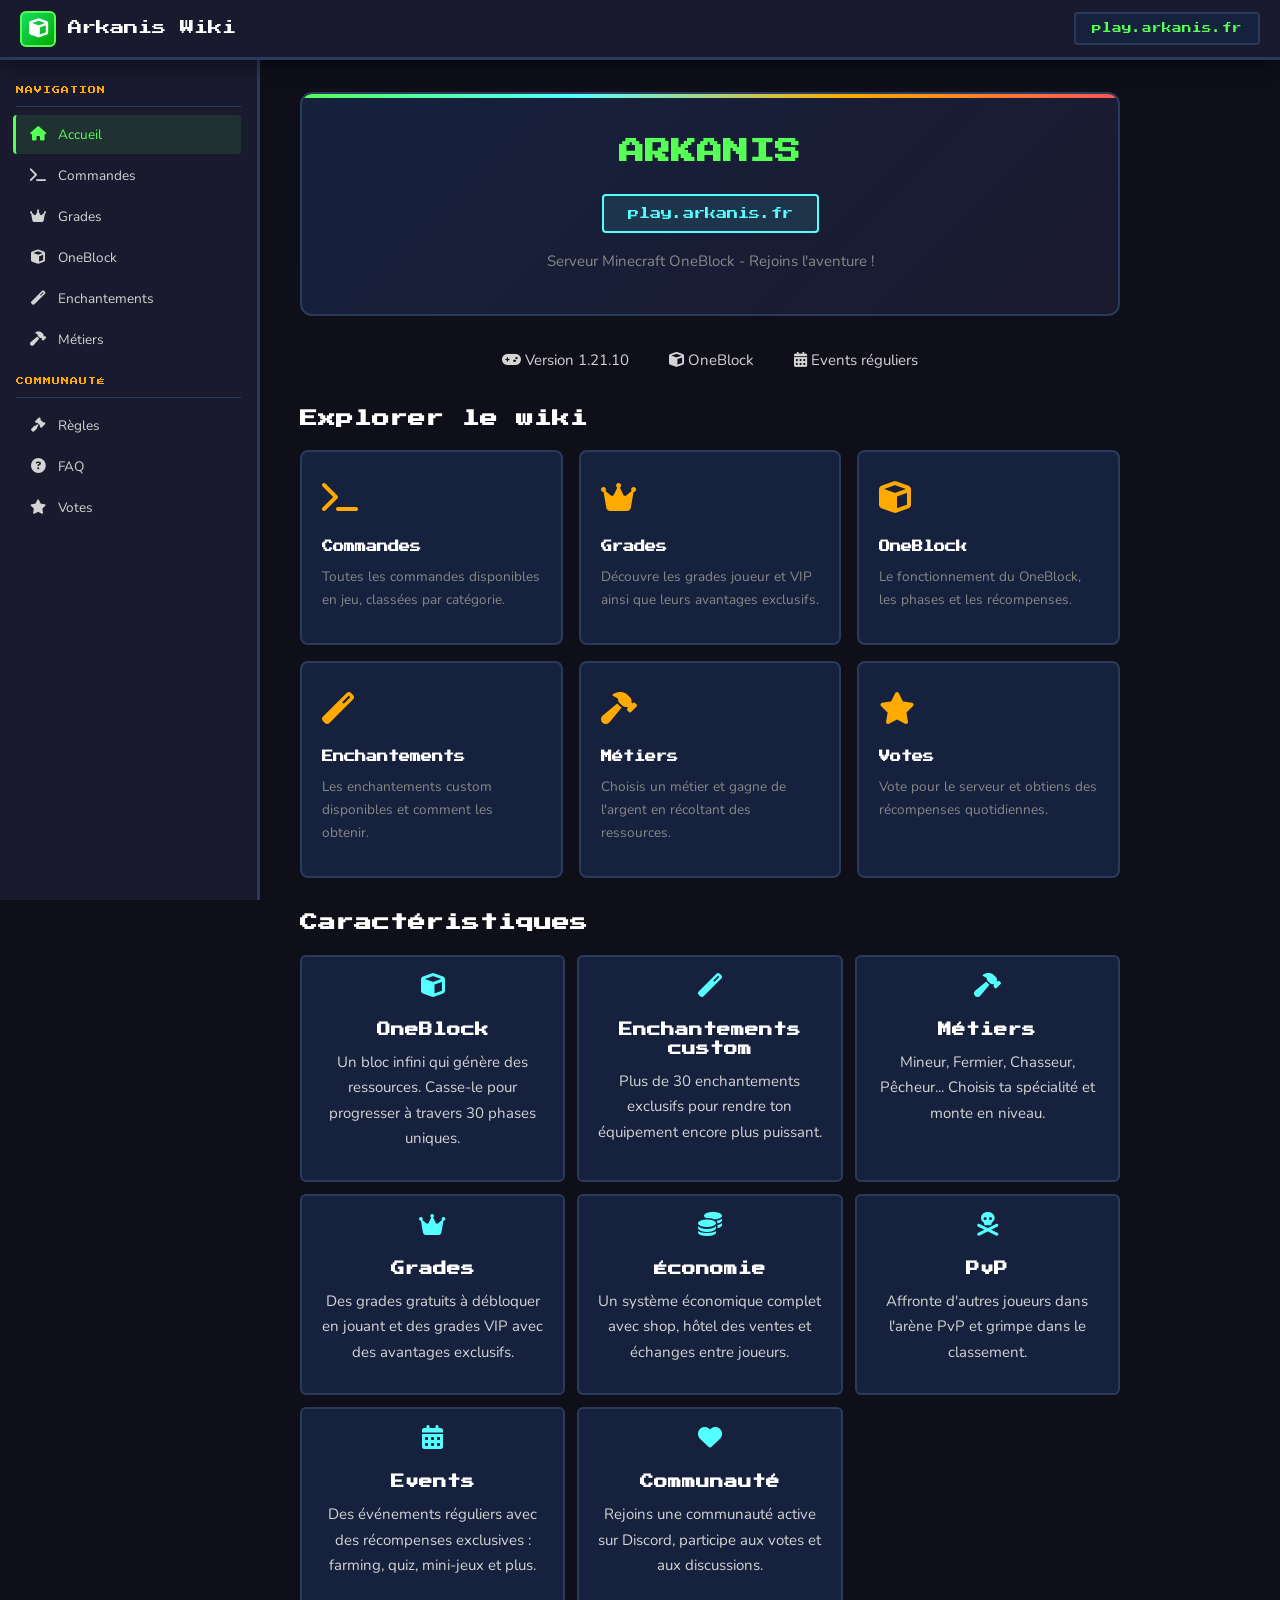
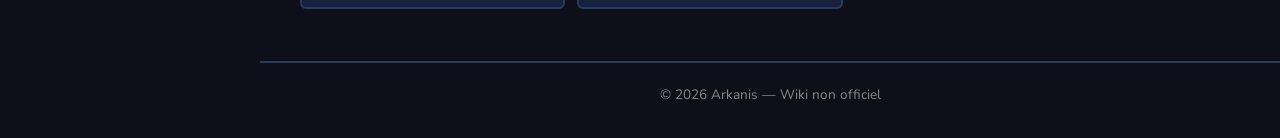
<file: index.html>
<!DOCTYPE html>
<html lang="fr">
<head>
    <meta charset="UTF-8">
    <meta name="viewport" content="width=device-width, initial-scale=1.0">
    <title>Accueil | Wiki Arkanis</title>
    <link rel="stylesheet" href="css/style.css">
    <link rel="preconnect" href="https://fonts.googleapis.com">
    <link rel="preconnect" href="https://fonts.gstatic.com" crossorigin>
    <link href="https://fonts.googleapis.com/css2?family=Press+Start+2P&family=Nunito:wght@400;600;700&display=swap" rel="stylesheet">
    <link rel="stylesheet" href="https://cdnjs.cloudflare.com/ajax/libs/font-awesome/6.5.1/css/all.min.css">
</head>
<body>
    <!-- Header -->
    <header class="wiki-header">
        <a href="index.html" class="header-logo">
            <div class="logo-icon"><i class="fas fa-cube"></i></div>
            <span>Arkanis Wiki</span>
        </a>
        <div class="header-right">
            <div class="header-ip" data-copy-ip="play.arkanis.fr">
                <span class="copy-tooltip">Copié !</span>
                play.arkanis.fr
            </div>
            <button class="hamburger-wiki" id="hamburgerWiki">
                <span></span><span></span><span></span>
            </button>
        </div>
    </header>

    <!-- Sidebar -->
    <nav class="wiki-sidebar" id="wikiSidebar">
        <div class="sidebar-section">
            <div class="sidebar-title">Navigation</div>
            <a href="index.html" class="sidebar-link active"><i class="fas fa-home"></i> Accueil</a>
            <a href="commandes.html" class="sidebar-link"><i class="fas fa-terminal"></i> Commandes</a>
            <a href="grades.html" class="sidebar-link"><i class="fas fa-crown"></i> Grades</a>
            <a href="oneblock.html" class="sidebar-link"><i class="fas fa-cube"></i> OneBlock</a>
            <a href="enchantements.html" class="sidebar-link"><i class="fas fa-magic"></i> Enchantements</a>
            <a href="metiers.html" class="sidebar-link"><i class="fas fa-hammer"></i> Métiers</a>
        </div>
        <div class="sidebar-section">
            <div class="sidebar-title">Communauté</div>
            <a href="regles.html" class="sidebar-link"><i class="fas fa-gavel"></i> Règles</a>
            <a href="faq.html" class="sidebar-link"><i class="fas fa-question-circle"></i> FAQ</a>
            <a href="votes.html" class="sidebar-link"><i class="fas fa-star"></i> Votes</a>
        </div>
    </nav>
    <div class="sidebar-overlay" id="sidebarOverlay"></div>

    <!-- Content -->
    <main class="wiki-content">

        <div class="wiki-hero">
            <h1>ARKANIS</h1>
            <div class="server-ip" data-copy-ip="play.arkanis.fr">play.arkanis.fr</div>
            <p class="hero-description">Serveur Minecraft OneBlock - Rejoins l'aventure !</p>
        </div>

        <div class="stats-bar">
            <div class="stat-item">
                <i class="fas fa-gamepad"></i>
                <span>Version 1.21.10</span>
            </div>
            <div class="stat-item">
                <i class="fas fa-cube"></i>
                <span>OneBlock</span>
            </div>
            <div class="stat-item">
                <i class="fas fa-calendar-alt"></i>
                <span>Events réguliers</span>
            </div>
        </div>

        <h2>Explorer le wiki</h2>

        <div class="cards-grid">
            <a href="commandes.html" class="wiki-card">
                <div class="wiki-card-icon"><i class="fas fa-terminal"></i></div>
                <h3>Commandes</h3>
                <p>Toutes les commandes disponibles en jeu, classées par catégorie.</p>
            </a>
            <a href="grades.html" class="wiki-card">
                <div class="wiki-card-icon"><i class="fas fa-crown"></i></div>
                <h3>Grades</h3>
                <p>Découvre les grades joueur et VIP ainsi que leurs avantages exclusifs.</p>
            </a>
            <a href="oneblock.html" class="wiki-card">
                <div class="wiki-card-icon"><i class="fas fa-cube"></i></div>
                <h3>OneBlock</h3>
                <p>Le fonctionnement du OneBlock, les phases et les récompenses.</p>
            </a>
            <a href="enchantements.html" class="wiki-card">
                <div class="wiki-card-icon"><i class="fas fa-magic"></i></div>
                <h3>Enchantements</h3>
                <p>Les enchantements custom disponibles et comment les obtenir.</p>
            </a>
            <a href="metiers.html" class="wiki-card">
                <div class="wiki-card-icon"><i class="fas fa-hammer"></i></div>
                <h3>Métiers</h3>
                <p>Choisis un métier et gagne de l'argent en récoltant des ressources.</p>
            </a>
            <a href="votes.html" class="wiki-card">
                <div class="wiki-card-icon"><i class="fas fa-star"></i></div>
                <h3>Votes</h3>
                <p>Vote pour le serveur et obtiens des récompenses quotidiennes.</p>
            </a>
        </div>

        <h2>Caractéristiques</h2>

        <div class="feature-grid">
            <div class="feature-card">
                <i class="fas fa-cube"></i>
                <h3>OneBlock</h3>
                <p>Un bloc infini qui génère des ressources. Casse-le pour progresser à travers 30 phases uniques.</p>
            </div>
            <div class="feature-card">
                <i class="fas fa-magic"></i>
                <h3>Enchantements custom</h3>
                <p>Plus de 30 enchantements exclusifs pour rendre ton équipement encore plus puissant.</p>
            </div>
            <div class="feature-card">
                <i class="fas fa-hammer"></i>
                <h3>Métiers</h3>
                <p>Mineur, Fermier, Chasseur, Pêcheur... Choisis ta spécialité et monte en niveau.</p>
            </div>
            <div class="feature-card">
                <i class="fas fa-crown"></i>
                <h3>Grades</h3>
                <p>Des grades gratuits à débloquer en jouant et des grades VIP avec des avantages exclusifs.</p>
            </div>
            <div class="feature-card">
                <i class="fas fa-coins"></i>
                <h3>Économie</h3>
                <p>Un système économique complet avec shop, hôtel des ventes et échanges entre joueurs.</p>
            </div>
            <div class="feature-card">
                <i class="fas fa-skull-crossbones"></i>
                <h3>PvP</h3>
                <p>Affronte d'autres joueurs dans l'arène PvP et grimpe dans le classement.</p>
            </div>
            <div class="feature-card">
                <i class="fas fa-calendar-alt"></i>
                <h3>Events</h3>
                <p>Des événements réguliers avec des récompenses exclusives : farming, quiz, mini-jeux et plus.</p>
            </div>
            <div class="feature-card">
                <i class="fas fa-heart"></i>
                <h3>Communauté</h3>
                <p>Rejoins une communauté active sur Discord, participe aux votes et aux discussions.</p>
            </div>
        </div>

    </main>

    <footer class="wiki-footer">
        <p>&copy; 2026 Arkanis — Wiki non officiel</p>
    </footer>
    <script src="js/main.js"></script>
</body>
</html>
</file>
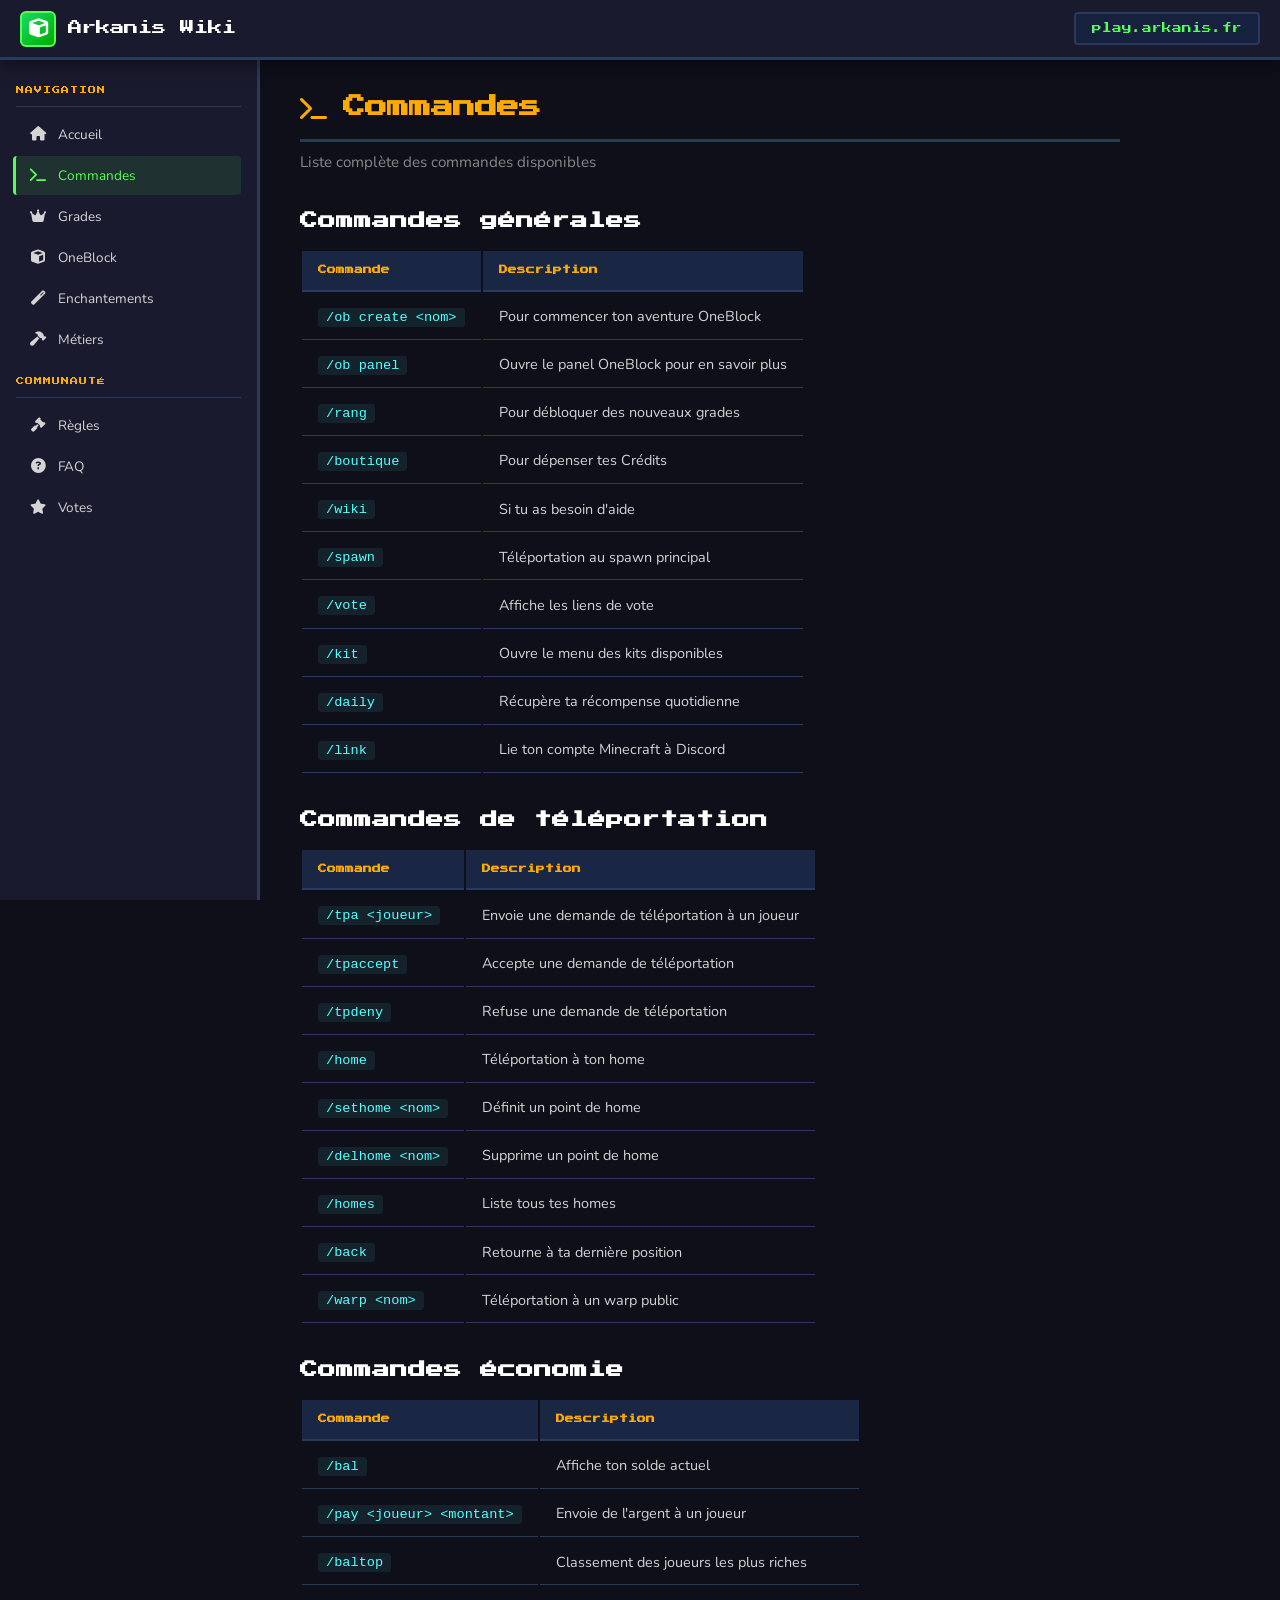
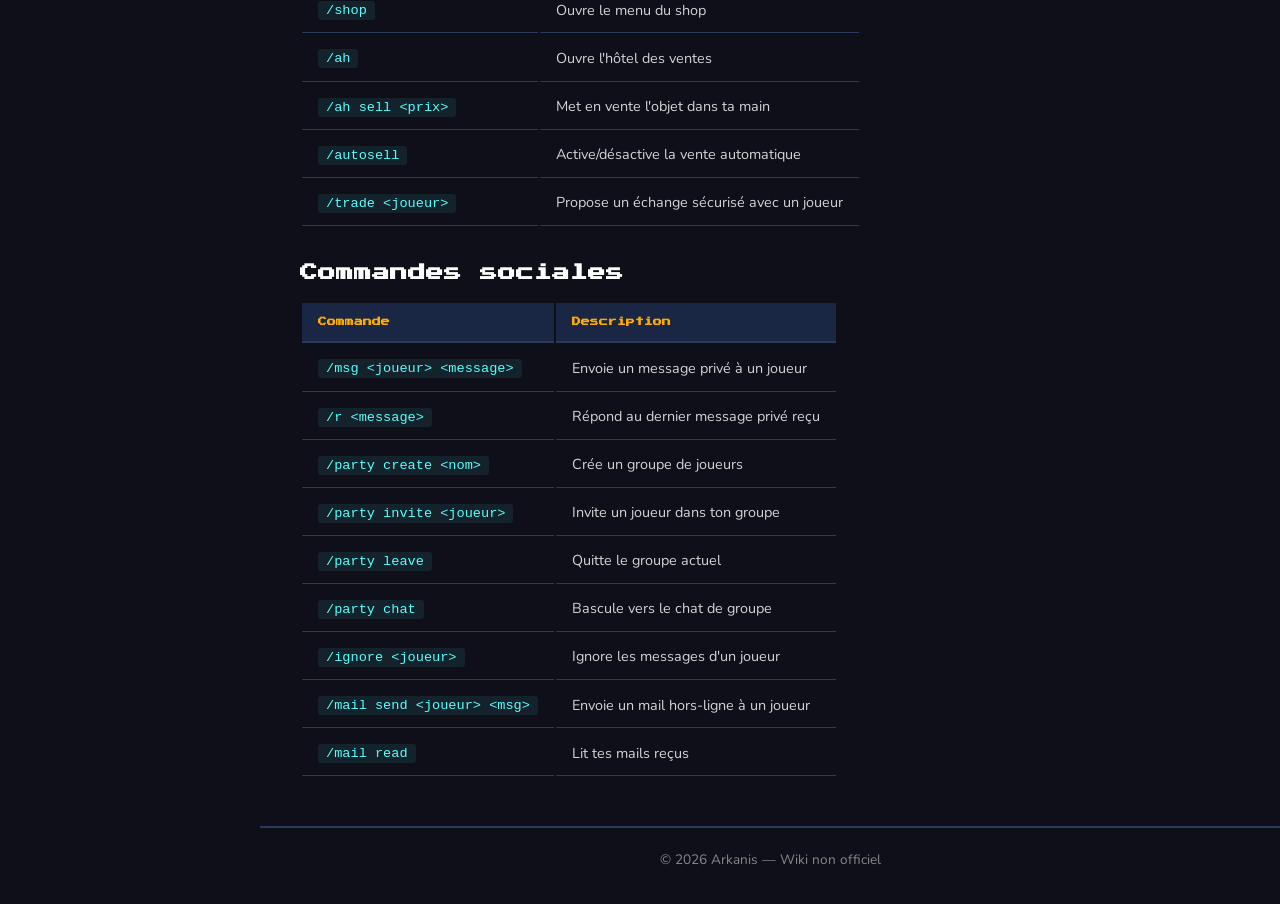
<file: commandes.html>
<!DOCTYPE html>
<html lang="fr">
<head>
    <meta charset="UTF-8">
    <meta name="viewport" content="width=device-width, initial-scale=1.0">
    <title>Commandes | Wiki Arkanis</title>
    <link rel="stylesheet" href="css/style.css">
    <link rel="preconnect" href="https://fonts.googleapis.com">
    <link rel="preconnect" href="https://fonts.gstatic.com" crossorigin>
    <link href="https://fonts.googleapis.com/css2?family=Press+Start+2P&family=Nunito:wght@400;600;700&display=swap" rel="stylesheet">
    <link rel="stylesheet" href="https://cdnjs.cloudflare.com/ajax/libs/font-awesome/6.5.1/css/all.min.css">
</head>
<body>
    <!-- Header -->
    <header class="wiki-header">
        <a href="index.html" class="header-logo">
            <div class="logo-icon"><i class="fas fa-cube"></i></div>
            <span>Arkanis Wiki</span>
        </a>
        <div class="header-right">
            <div class="header-ip" data-copy-ip="play.arkanis.fr">
                <span class="copy-tooltip">Copié !</span>
                play.arkanis.fr
            </div>
            <button class="hamburger-wiki" id="hamburgerWiki">
                <span></span><span></span><span></span>
            </button>
        </div>
    </header>

    <!-- Sidebar -->
    <nav class="wiki-sidebar" id="wikiSidebar">
        <div class="sidebar-section">
            <div class="sidebar-title">Navigation</div>
            <a href="index.html" class="sidebar-link"><i class="fas fa-home"></i> Accueil</a>
            <a href="commandes.html" class="sidebar-link active"><i class="fas fa-terminal"></i> Commandes</a>
            <a href="grades.html" class="sidebar-link"><i class="fas fa-crown"></i> Grades</a>
            <a href="oneblock.html" class="sidebar-link"><i class="fas fa-cube"></i> OneBlock</a>
            <a href="enchantements.html" class="sidebar-link"><i class="fas fa-magic"></i> Enchantements</a>
            <a href="metiers.html" class="sidebar-link"><i class="fas fa-hammer"></i> Métiers</a>
        </div>
        <div class="sidebar-section">
            <div class="sidebar-title">Communauté</div>
            <a href="regles.html" class="sidebar-link"><i class="fas fa-gavel"></i> Règles</a>
            <a href="faq.html" class="sidebar-link"><i class="fas fa-question-circle"></i> FAQ</a>
            <a href="votes.html" class="sidebar-link"><i class="fas fa-star"></i> Votes</a>
        </div>
    </nav>
    <div class="sidebar-overlay" id="sidebarOverlay"></div>

    <!-- Content -->
    <main class="wiki-content">

        <div class="page-title">
            <i class="fas fa-terminal"></i>
            <h1>Commandes</h1>
        </div>
        <p class="page-subtitle">Liste complète des commandes disponibles</p>


<h2>Commandes générales</h2>
        <div class="cmd-table">
            <table>
                <thead>
                    <tr>
                        <th>Commande</th>
                        <th>Description</th>
                                            </tr>
                </thead>
                <tbody>
                    <tr>
                        <td><span class="cmd">/ob create &lt;nom&gt;</span></td>
                        <td>Pour commencer ton aventure OneBlock</td>
                    </tr>
                    <tr>
                        <td><span class="cmd">/ob panel</span></td>
                        <td>Ouvre le panel OneBlock pour en savoir plus</td>
                    </tr>
                    <tr>
                        <td><span class="cmd">/rang</span></td>
                        <td>Pour d&eacute;bloquer des nouveaux grades</td>
                    </tr>
                    <tr>
                        <td><span class="cmd">/boutique</span></td>
                        <td>Pour d&eacute;penser tes Cr&eacute;dits</td>
                    </tr>
                    <tr>
                        <td><span class="cmd">/wiki</span></td>
                        <td>Si tu as besoin d'aide</td>
                    </tr>
                    <tr>
                        <td><span class="cmd">/spawn</span></td>
                        <td>T&eacute;l&eacute;portation au spawn principal</td>
                    </tr>
                    <tr>
                        <td><span class="cmd">/vote</span></td>
                        <td>Affiche les liens de vote</td>
                    </tr>
                    <tr>
                        <td><span class="cmd">/kit</span></td>
                        <td>Ouvre le menu des kits disponibles</td>
                    </tr>
                    <tr>
                        <td><span class="cmd">/daily</span></td>
                        <td>R&eacute;cup&egrave;re ta r&eacute;compense quotidienne</td>
                    </tr>
                    <tr>
                        <td><span class="cmd">/link</span></td>
                        <td>Lie ton compte Minecraft &agrave; Discord</td>
                    </tr>
                </tbody>
            </table>
        </div>


        <h2>Commandes de téléportation</h2>
        <div class="cmd-table">
            <table>
                <thead>
                    <tr>
                        <th>Commande</th>
                        <th>Description</th>
                                            </tr>
                </thead>
                <tbody>
                    <tr>
                        <td><span class="cmd">/tpa &lt;joueur&gt;</span></td>
                        <td>Envoie une demande de téléportation à un joueur</td>
                    </tr>
                    <tr>
                        <td><span class="cmd">/tpaccept</span></td>
                        <td>Accepte une demande de téléportation</td>
                    </tr>
                    <tr>
                        <td><span class="cmd">/tpdeny</span></td>
                        <td>Refuse une demande de téléportation</td>
                    </tr>
                    <tr>
                        <td><span class="cmd">/home</span></td>
                        <td>Téléportation à ton home</td>
                    </tr>
                    <tr>
                        <td><span class="cmd">/sethome &lt;nom&gt;</span></td>
                        <td>Définit un point de home</td>
                    </tr>
                    <tr>
                        <td><span class="cmd">/delhome &lt;nom&gt;</span></td>
                        <td>Supprime un point de home</td>
                    </tr>
                    <tr>
                        <td><span class="cmd">/homes</span></td>
                        <td>Liste tous tes homes</td>
                    </tr>
                    <tr>
                        <td><span class="cmd">/back</span></td>
                        <td>Retourne à ta dernière position</td>
                    </tr>
                    <tr>
                        <td><span class="cmd">/warp &lt;nom&gt;</span></td>
                        <td>Téléportation à un warp public</td>
                    </tr>
                </tbody>
            </table>
        </div>

        <h2>Commandes économie</h2>
        <div class="cmd-table">
            <table>
                <thead>
                    <tr>
                        <th>Commande</th>
                        <th>Description</th>
                                            </tr>
                </thead>
                <tbody>
                    <tr>
                        <td><span class="cmd">/bal</span></td>
                        <td>Affiche ton solde actuel</td>
                    </tr>
                    <tr>
                        <td><span class="cmd">/pay &lt;joueur&gt; &lt;montant&gt;</span></td>
                        <td>Envoie de l'argent à un joueur</td>
                    </tr>
                    <tr>
                        <td><span class="cmd">/baltop</span></td>
                        <td>Classement des joueurs les plus riches</td>
                    </tr>
                    <tr>
                        <td><span class="cmd">/shop</span></td>
                        <td>Ouvre le menu du shop</td>
                    </tr>
                    <tr>
                        <td><span class="cmd">/ah</span></td>
                        <td>Ouvre l'hôtel des ventes</td>
                    </tr>
                    <tr>
                        <td><span class="cmd">/ah sell &lt;prix&gt;</span></td>
                        <td>Met en vente l'objet dans ta main</td>
                    </tr>
                    <tr>
                        <td><span class="cmd">/autosell</span></td>
                        <td>Active/désactive la vente automatique</td>
                    </tr>
                    <tr>
                        <td><span class="cmd">/trade &lt;joueur&gt;</span></td>
                        <td>Propose un échange sécurisé avec un joueur</td>
                    </tr>
                </tbody>
            </table>
        </div>

        <h2>Commandes sociales</h2>
        <div class="cmd-table">
            <table>
                <thead>
                    <tr>
                        <th>Commande</th>
                        <th>Description</th>
                                            </tr>
                </thead>
                <tbody>
                    <tr>
                        <td><span class="cmd">/msg &lt;joueur&gt; &lt;message&gt;</span></td>
                        <td>Envoie un message privé à un joueur</td>
                    </tr>
                    <tr>
                        <td><span class="cmd">/r &lt;message&gt;</span></td>
                        <td>Répond au dernier message privé reçu</td>
                    </tr>
                    <tr>
                        <td><span class="cmd">/party create &lt;nom&gt;</span></td>
                        <td>Crée un groupe de joueurs</td>
                    </tr>
                    <tr>
                        <td><span class="cmd">/party invite &lt;joueur&gt;</span></td>
                        <td>Invite un joueur dans ton groupe</td>
                    </tr>
                    <tr>
                        <td><span class="cmd">/party leave</span></td>
                        <td>Quitte le groupe actuel</td>
                    </tr>
                    <tr>
                        <td><span class="cmd">/party chat</span></td>
                        <td>Bascule vers le chat de groupe</td>
                    </tr>
                    <tr>
                        <td><span class="cmd">/ignore &lt;joueur&gt;</span></td>
                        <td>Ignore les messages d'un joueur</td>
                    </tr>
                    <tr>
                        <td><span class="cmd">/mail send &lt;joueur&gt; &lt;msg&gt;</span></td>
                        <td>Envoie un mail hors-ligne à un joueur</td>
                    </tr>
                    <tr>
                        <td><span class="cmd">/mail read</span></td>
                        <td>Lit tes mails reçus</td>
                    </tr>
                </tbody>
            </table>
        </div>

    </main>

    <footer class="wiki-footer">
        <p>&copy; 2026 Arkanis — Wiki non officiel</p>
    </footer>
    <script src="js/main.js"></script>
</body>
</html>
</file>
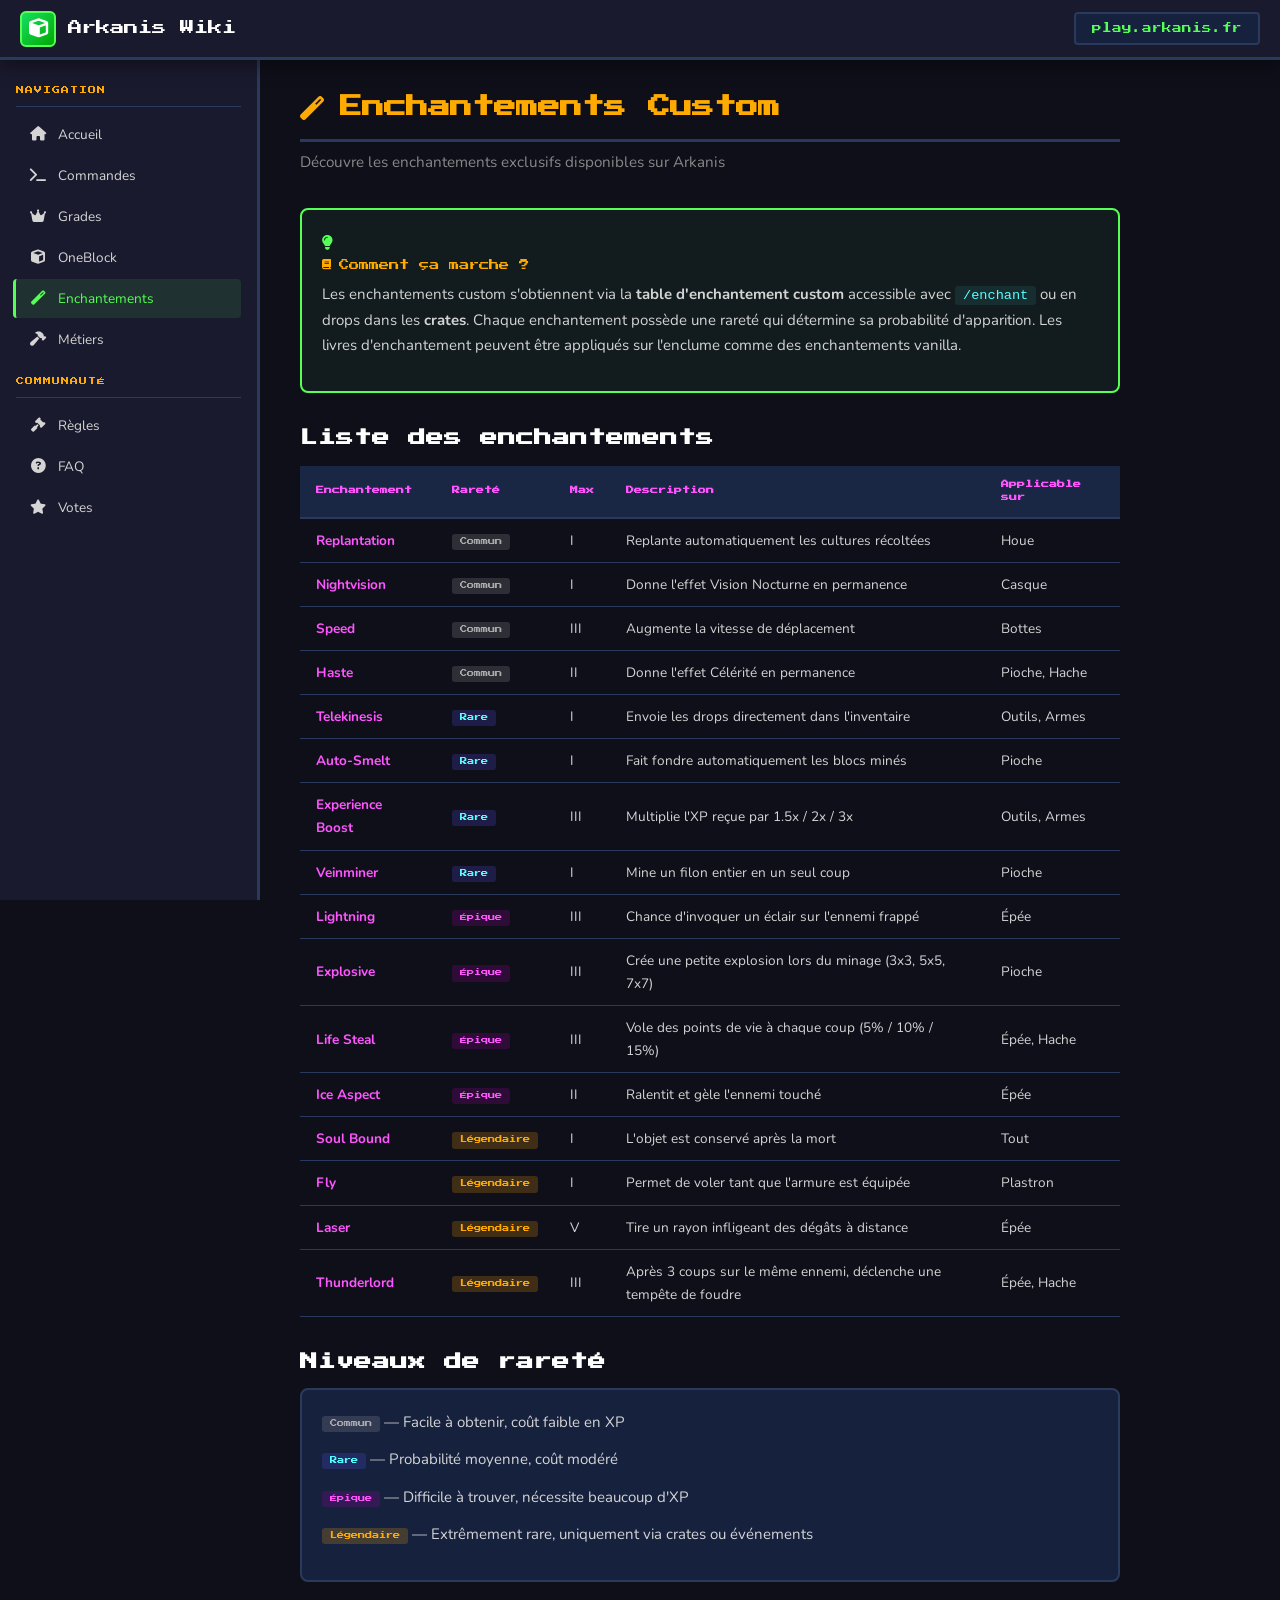
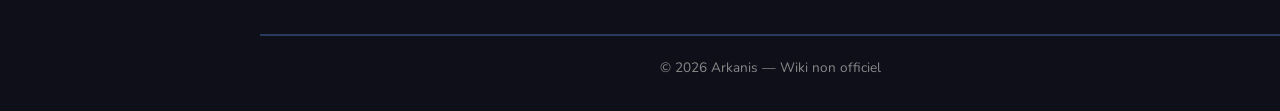
<file: enchantements.html>
<!DOCTYPE html>
<html lang="fr">
<head>
    <meta charset="UTF-8">
    <meta name="viewport" content="width=device-width, initial-scale=1.0">
    <title>Enchantements | Wiki Arkanis</title>
    <link rel="stylesheet" href="css/style.css">
    <link rel="preconnect" href="https://fonts.googleapis.com">
    <link rel="preconnect" href="https://fonts.gstatic.com" crossorigin>
    <link href="https://fonts.googleapis.com/css2?family=Press+Start+2P&family=Nunito:wght@400;600;700&display=swap" rel="stylesheet">
    <link rel="stylesheet" href="https://cdnjs.cloudflare.com/ajax/libs/font-awesome/6.5.1/css/all.min.css">
</head>
<body>
    <header class="wiki-header">
        <a href="index.html" class="header-logo">
            <div class="logo-icon"><i class="fas fa-cube"></i></div>
            <span>Arkanis Wiki</span>
        </a>
        <div class="header-right">
            <div class="header-ip" data-copy-ip="play.arkanis.fr">
                <span class="copy-tooltip">Copié !</span>
                play.arkanis.fr
            </div>
            <button class="hamburger-wiki" id="hamburgerWiki"><span></span><span></span><span></span></button>
        </div>
    </header>
    <nav class="wiki-sidebar" id="wikiSidebar">
        <div class="sidebar-section">
            <div class="sidebar-title">Navigation</div>
            <a href="index.html" class="sidebar-link"><i class="fas fa-home"></i> Accueil</a>
            <a href="commandes.html" class="sidebar-link"><i class="fas fa-terminal"></i> Commandes</a>
            <a href="grades.html" class="sidebar-link"><i class="fas fa-crown"></i> Grades</a>
            <a href="oneblock.html" class="sidebar-link"><i class="fas fa-cube"></i> OneBlock</a>
            <a href="enchantements.html" class="sidebar-link active"><i class="fas fa-magic"></i> Enchantements</a>
            <a href="metiers.html" class="sidebar-link"><i class="fas fa-hammer"></i> Métiers</a>
        </div>
        <div class="sidebar-section">
            <div class="sidebar-title">Communauté</div>
            <a href="regles.html" class="sidebar-link"><i class="fas fa-gavel"></i> Règles</a>
            <a href="faq.html" class="sidebar-link"><i class="fas fa-question-circle"></i> FAQ</a>
            <a href="votes.html" class="sidebar-link"><i class="fas fa-star"></i> Votes</a>
        </div>
    </nav>
    <div class="sidebar-overlay" id="sidebarOverlay"></div>
    <main class="wiki-content">
        <div class="page-title">
            <i class="fas fa-magic"></i>
            <h1>Enchantements Custom</h1>
        </div>
        <p class="page-subtitle">Découvre les enchantements exclusifs disponibles sur Arkanis</p>

        <div class="info-box tip">
            <div class="info-box-title"><i class="fas fa-book"></i> Comment ça marche ?</div>
            <p>Les enchantements custom s'obtiennent via la <strong>table d'enchantement custom</strong> accessible avec <span class="cmd">/enchant</span> ou en drops dans les <strong>crates</strong>. Chaque enchantement possède une rareté qui détermine sa probabilité d'apparition. Les livres d'enchantement peuvent être appliqués sur l'enclume comme des enchantements vanilla.</p>
        </div>

        <h2>Liste des enchantements</h2>

        <table class="ench-table">
            <thead>
                <tr>
                    <th>Enchantement</th>
                    <th>Rareté</th>
                    <th>Max</th>
                    <th>Description</th>
                    <th>Applicable sur</th>
                </tr>
            </thead>
            <tbody>
                <tr>
                    <td><span class="ench-name">Replantation</span></td>
                    <td><span class="ench-rarity common">Commun</span></td>
                    <td>I</td>
                    <td>Replante automatiquement les cultures récoltées</td>
                    <td>Houe</td>
                </tr>
                <tr>
                    <td><span class="ench-name">Nightvision</span></td>
                    <td><span class="ench-rarity common">Commun</span></td>
                    <td>I</td>
                    <td>Donne l'effet Vision Nocturne en permanence</td>
                    <td>Casque</td>
                </tr>
                <tr>
                    <td><span class="ench-name">Speed</span></td>
                    <td><span class="ench-rarity common">Commun</span></td>
                    <td>III</td>
                    <td>Augmente la vitesse de déplacement</td>
                    <td>Bottes</td>
                </tr>
                <tr>
                    <td><span class="ench-name">Haste</span></td>
                    <td><span class="ench-rarity common">Commun</span></td>
                    <td>II</td>
                    <td>Donne l'effet Célérité en permanence</td>
                    <td>Pioche, Hache</td>
                </tr>
                <tr>
                    <td><span class="ench-name">Telekinesis</span></td>
                    <td><span class="ench-rarity rare">Rare</span></td>
                    <td>I</td>
                    <td>Envoie les drops directement dans l'inventaire</td>
                    <td>Outils, Armes</td>
                </tr>
                <tr>
                    <td><span class="ench-name">Auto-Smelt</span></td>
                    <td><span class="ench-rarity rare">Rare</span></td>
                    <td>I</td>
                    <td>Fait fondre automatiquement les blocs minés</td>
                    <td>Pioche</td>
                </tr>
                <tr>
                    <td><span class="ench-name">Experience Boost</span></td>
                    <td><span class="ench-rarity rare">Rare</span></td>
                    <td>III</td>
                    <td>Multiplie l'XP reçue par 1.5x / 2x / 3x</td>
                    <td>Outils, Armes</td>
                </tr>
                <tr>
                    <td><span class="ench-name">Veinminer</span></td>
                    <td><span class="ench-rarity rare">Rare</span></td>
                    <td>I</td>
                    <td>Mine un filon entier en un seul coup</td>
                    <td>Pioche</td>
                </tr>
                <tr>
                    <td><span class="ench-name">Lightning</span></td>
                    <td><span class="ench-rarity epic">Épique</span></td>
                    <td>III</td>
                    <td>Chance d'invoquer un éclair sur l'ennemi frappé</td>
                    <td>Épée</td>
                </tr>
                <tr>
                    <td><span class="ench-name">Explosive</span></td>
                    <td><span class="ench-rarity epic">Épique</span></td>
                    <td>III</td>
                    <td>Crée une petite explosion lors du minage (3x3, 5x5, 7x7)</td>
                    <td>Pioche</td>
                </tr>
                <tr>
                    <td><span class="ench-name">Life Steal</span></td>
                    <td><span class="ench-rarity epic">Épique</span></td>
                    <td>III</td>
                    <td>Vole des points de vie à chaque coup (5% / 10% / 15%)</td>
                    <td>Épée, Hache</td>
                </tr>
                <tr>
                    <td><span class="ench-name">Ice Aspect</span></td>
                    <td><span class="ench-rarity epic">Épique</span></td>
                    <td>II</td>
                    <td>Ralentit et gèle l'ennemi touché</td>
                    <td>Épée</td>
                </tr>
                <tr>
                    <td><span class="ench-name">Soul Bound</span></td>
                    <td><span class="ench-rarity legendary">Légendaire</span></td>
                    <td>I</td>
                    <td>L'objet est conservé après la mort</td>
                    <td>Tout</td>
                </tr>
                <tr>
                    <td><span class="ench-name">Fly</span></td>
                    <td><span class="ench-rarity legendary">Légendaire</span></td>
                    <td>I</td>
                    <td>Permet de voler tant que l'armure est équipée</td>
                    <td>Plastron</td>
                </tr>
                <tr>
                    <td><span class="ench-name">Laser</span></td>
                    <td><span class="ench-rarity legendary">Légendaire</span></td>
                    <td>V</td>
                    <td>Tire un rayon infligeant des dégâts à distance</td>
                    <td>Épée</td>
                </tr>
                <tr>
                    <td><span class="ench-name">Thunderlord</span></td>
                    <td><span class="ench-rarity legendary">Légendaire</span></td>
                    <td>III</td>
                    <td>Après 3 coups sur le même ennemi, déclenche une tempête de foudre</td>
                    <td>Épée, Hache</td>
                </tr>
            </tbody>
        </table>

        <h2>Niveaux de rareté</h2>
        <div class="info-box">
            <p><span class="ench-rarity common">Commun</span> — Facile à obtenir, coût faible en XP</p>
            <p><span class="ench-rarity rare">Rare</span> — Probabilité moyenne, coût modéré</p>
            <p><span class="ench-rarity epic">Épique</span> — Difficile à trouver, nécessite beaucoup d'XP</p>
            <p><span class="ench-rarity legendary">Légendaire</span> — Extrêmement rare, uniquement via crates ou événements</p>
        </div>
    </main>
    <footer class="wiki-footer"><p>&copy; 2026 Arkanis — Wiki non officiel</p></footer>
    <script src="js/main.js"></script>
</body>
</html>
</file>
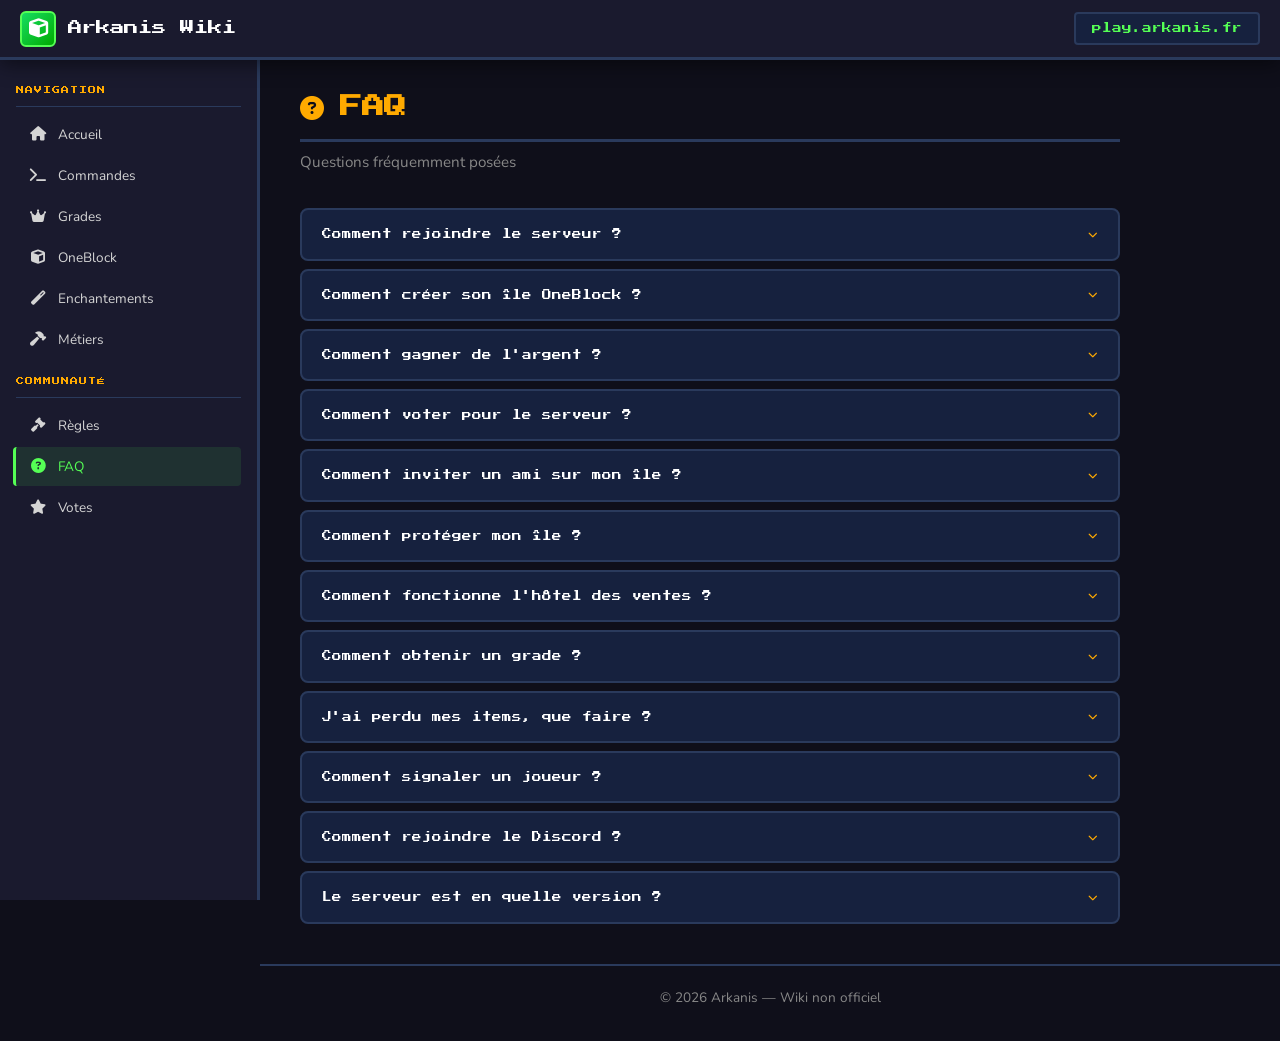
<file: faq.html>
<!DOCTYPE html>
<html lang="fr">
<head>
    <meta charset="UTF-8">
    <meta name="viewport" content="width=device-width, initial-scale=1.0">
    <title>FAQ | Wiki Arkanis</title>
    <link rel="stylesheet" href="css/style.css">
    <link rel="preconnect" href="https://fonts.googleapis.com">
    <link rel="preconnect" href="https://fonts.gstatic.com" crossorigin>
    <link href="https://fonts.googleapis.com/css2?family=Press+Start+2P&family=Nunito:wght@400;600;700&display=swap" rel="stylesheet">
    <link rel="stylesheet" href="https://cdnjs.cloudflare.com/ajax/libs/font-awesome/6.5.1/css/all.min.css">
</head>
<body>
    <header class="wiki-header">
        <a href="index.html" class="header-logo">
            <div class="logo-icon"><i class="fas fa-cube"></i></div>
            <span>Arkanis Wiki</span>
        </a>
        <div class="header-right">
            <div class="header-ip" data-copy-ip="play.arkanis.fr">
                <span class="copy-tooltip">Copié !</span>
                play.arkanis.fr
            </div>
            <button class="hamburger-wiki" id="hamburgerWiki"><span></span><span></span><span></span></button>
        </div>
    </header>
    <nav class="wiki-sidebar" id="wikiSidebar">
        <div class="sidebar-section">
            <div class="sidebar-title">Navigation</div>
            <a href="index.html" class="sidebar-link"><i class="fas fa-home"></i> Accueil</a>
            <a href="commandes.html" class="sidebar-link"><i class="fas fa-terminal"></i> Commandes</a>
            <a href="grades.html" class="sidebar-link"><i class="fas fa-crown"></i> Grades</a>
            <a href="oneblock.html" class="sidebar-link"><i class="fas fa-cube"></i> OneBlock</a>
            <a href="enchantements.html" class="sidebar-link"><i class="fas fa-magic"></i> Enchantements</a>
            <a href="metiers.html" class="sidebar-link"><i class="fas fa-hammer"></i> Métiers</a>
        </div>
        <div class="sidebar-section">
            <div class="sidebar-title">Communauté</div>
            <a href="regles.html" class="sidebar-link"><i class="fas fa-gavel"></i> Règles</a>
            <a href="faq.html" class="sidebar-link active"><i class="fas fa-question-circle"></i> FAQ</a>
            <a href="votes.html" class="sidebar-link"><i class="fas fa-star"></i> Votes</a>
        </div>
    </nav>
    <div class="sidebar-overlay" id="sidebarOverlay"></div>
    <main class="wiki-content">
        <div class="page-title">
            <i class="fas fa-question-circle"></i>
            <h1>FAQ</h1>
        </div>
        <p class="page-subtitle">Questions fréquemment posées</p>

        <div class="faq-item">
            <div class="faq-question">Comment rejoindre le serveur ? <i class="fas fa-chevron-down"></i></div>
            <div class="faq-answer">
                <p>Lance Minecraft en version <strong>1.21.x</strong> (Java Edition), puis ajoute le serveur avec l'adresse <span class="cmd">play.arkanis.fr</span>. Aucun mod n'est requis pour rejoindre. Tu peux aussi utiliser la version Bedrock via Geyser sur le même port.</p>
            </div>
        </div>

        <div class="faq-item">
            <div class="faq-question">Comment créer son île OneBlock ? <i class="fas fa-chevron-down"></i></div>
            <div class="faq-answer">
                <p>Dès ta connexion, utilise la commande <span class="cmd">/ob create</span> pour créer ton île OneBlock. Tu seras téléporté sur un bloc unique que tu pourras casser à l'infini pour obtenir des ressources. Au fil de ta progression, de nouvelles phases se débloqueront avec des blocs et des mobs plus rares.</p>
            </div>
        </div>

        <div class="faq-item">
            <div class="faq-question">Comment gagner de l'argent ? <i class="fas fa-chevron-down"></i></div>
            <div class="faq-answer">
                <p>Plusieurs méthodes existent pour gagner de l'argent :</p>
                <p>- <strong>Métiers</strong> : Rejoins jusqu'à 3 métiers avec <span class="cmd">/jobs join</span> et gagne de l'argent en jouant normalement.</p>
                <p>- <strong>Shop</strong> : Vends tes ressources au shop serveur avec <span class="cmd">/shop</span>.</p>
                <p>- <strong>Hôtel des ventes</strong> : Mets en vente des items aux autres joueurs avec <span class="cmd">/ah sell [prix]</span>.</p>
                <p>- <strong>Votes</strong> : Vote quotidiennement pour recevoir des récompenses en argent.</p>
            </div>
        </div>

        <div class="faq-item">
            <div class="faq-question">Comment voter pour le serveur ? <i class="fas fa-chevron-down"></i></div>
            <div class="faq-answer">
                <p>Utilise la commande <span class="cmd">/vote</span> en jeu pour obtenir les liens de vote. Tu peux voter sur 3 sites différents toutes les 24 heures. Chaque vote te donne une clé de vote, de l'argent et de l'XP. Consulte la page <a href="votes.html">Votes</a> pour plus de détails.</p>
            </div>
        </div>

        <div class="faq-item">
            <div class="faq-question">Comment inviter un ami sur mon île ? <i class="fas fa-chevron-down"></i></div>
            <div class="faq-answer">
                <p>Utilise la commande <span class="cmd">/ob team invite [pseudo]</span> pour inviter un joueur sur ton île. Il pourra accepter avec <span class="cmd">/ob team accept</span>. Tu peux gérer les permissions de tes membres avec <span class="cmd">/ob team</span>.</p>
            </div>
        </div>

        <div class="faq-item">
            <div class="faq-question">Comment protéger mon île ? <i class="fas fa-chevron-down"></i></div>
            <div class="faq-answer">
                <p>Ton île est automatiquement protégée. Seuls les membres de ton équipe peuvent interagir avec les blocs. Tu peux ajuster les paramètres de visite avec <span class="cmd">/ob settings</span> et bannir des joueurs de ton île avec <span class="cmd">/ob ban [pseudo]</span>.</p>
            </div>
        </div>

        <div class="faq-item">
            <div class="faq-question">Comment fonctionne l'hôtel des ventes ? <i class="fas fa-chevron-down"></i></div>
            <div class="faq-answer">
                <p>L'hôtel des ventes (AH) permet de vendre et acheter des items entre joueurs :</p>
                <p>- <span class="cmd">/ah</span> : Ouvre l'hôtel des ventes</p>
                <p>- <span class="cmd">/ah sell [prix]</span> : Met en vente l'item que tu tiens en main</p>
                <p>- <span class="cmd">/ah expired</span> : Récupère tes items expirés</p>
                <p>Les ventes expirent après <strong>48 heures</strong> si elles ne sont pas achetées.</p>
            </div>
        </div>

        <div class="faq-item">
            <div class="faq-question">Comment obtenir un grade ? <i class="fas fa-chevron-down"></i></div>
            <div class="faq-answer">
                <p>Les grades sont disponibles sur la <strong>boutique officielle</strong> du serveur. Utilise <span class="cmd">/boutique</span> en jeu pour obtenir le lien. Chaque grade offre des avantages exclusifs comme des homes supplémentaires, du fly, et des commandes spéciales. Consulte la page <a href="grades.html">Grades</a> pour voir tous les avantages.</p>
            </div>
        </div>

        <div class="faq-item">
            <div class="faq-question">J'ai perdu mes items, que faire ? <i class="fas fa-chevron-down"></i></div>
            <div class="faq-answer">
                <p>Si tu as perdu tes items à cause d'un bug, ouvre un ticket sur le <strong>Discord</strong> avec la commande <span class="cmd">/ticket</span> ou via le salon dédié. Fournis des preuves (screenshots, description détaillée) pour que le staff puisse t'aider. Les pertes liées à un manque de prudence (mort en lave, PvP) ne sont pas remboursées.</p>
            </div>
        </div>

        <div class="faq-item">
            <div class="faq-question">Comment signaler un joueur ? <i class="fas fa-chevron-down"></i></div>
            <div class="faq-answer">
                <p>Utilise la commande <span class="cmd">/report [pseudo] [raison]</span> en jeu ou ouvre un ticket sur le Discord. Pour les cas de triche, fournis une vidéo ou des screenshots si possible. Le staff examinera le signalement dans les plus brefs délais.</p>
            </div>
        </div>

        <div class="faq-item">
            <div class="faq-question">Comment rejoindre le Discord ? <i class="fas fa-chevron-down"></i></div>
            <div class="faq-answer">
                <p>Utilise la commande <span class="cmd">/discord</span> en jeu pour obtenir le lien d'invitation. Sur le Discord, tu peux lier ton compte Minecraft avec <span class="cmd">/link</span> pour accéder à des salons exclusifs et recevoir des notifications de votes.</p>
            </div>
        </div>

        <div class="faq-item">
            <div class="faq-question">Le serveur est en quelle version ? <i class="fas fa-chevron-down"></i></div>
            <div class="faq-answer">
                <p>Le serveur tourne en <strong>1.21.x</strong> (dernière version stable). Nous supportons les connexions de la <strong>1.20.x</strong> à la <strong>1.21.x</strong> grâce à ViaVersion. La version Bedrock est aussi supportée via Geyser.</p>
            </div>
        </div>
    </main>
    <footer class="wiki-footer"><p>&copy; 2026 Arkanis — Wiki non officiel</p></footer>
    <script src="js/main.js"></script>
</body>
</html>
</file>
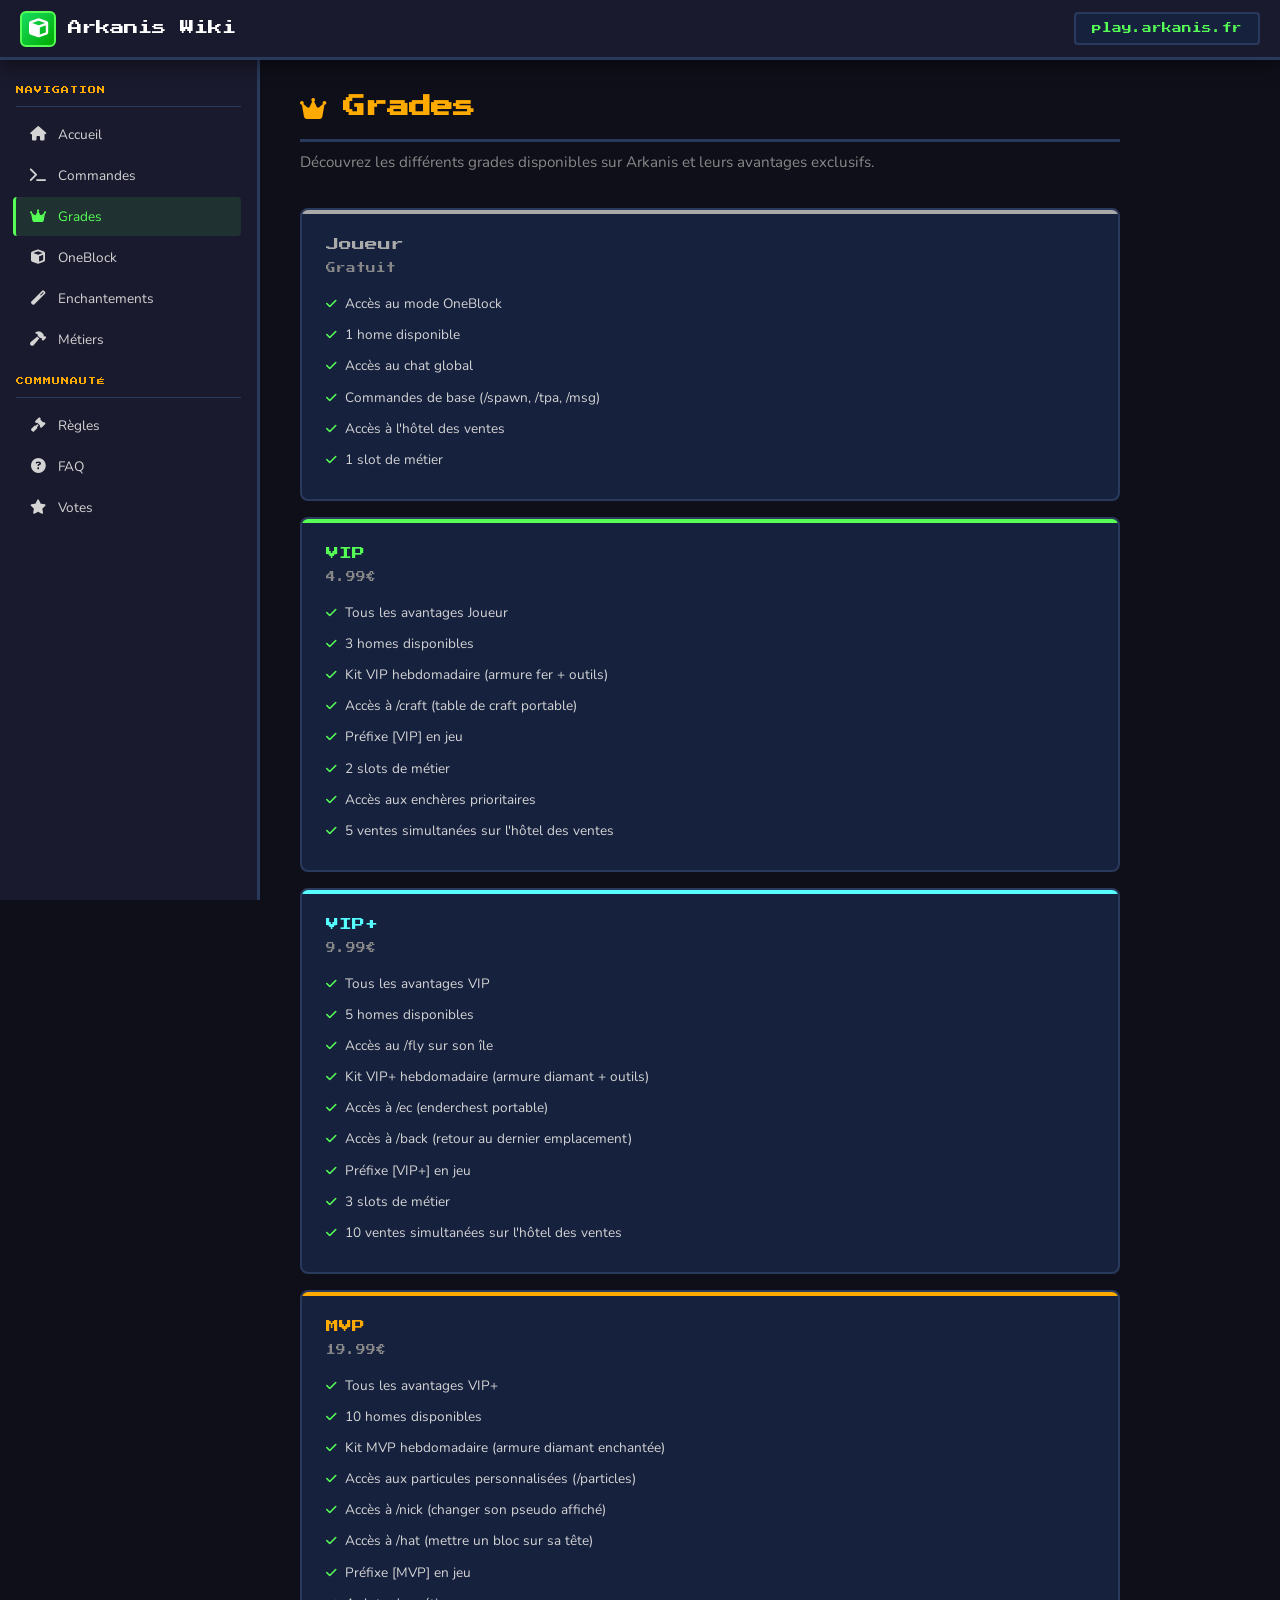
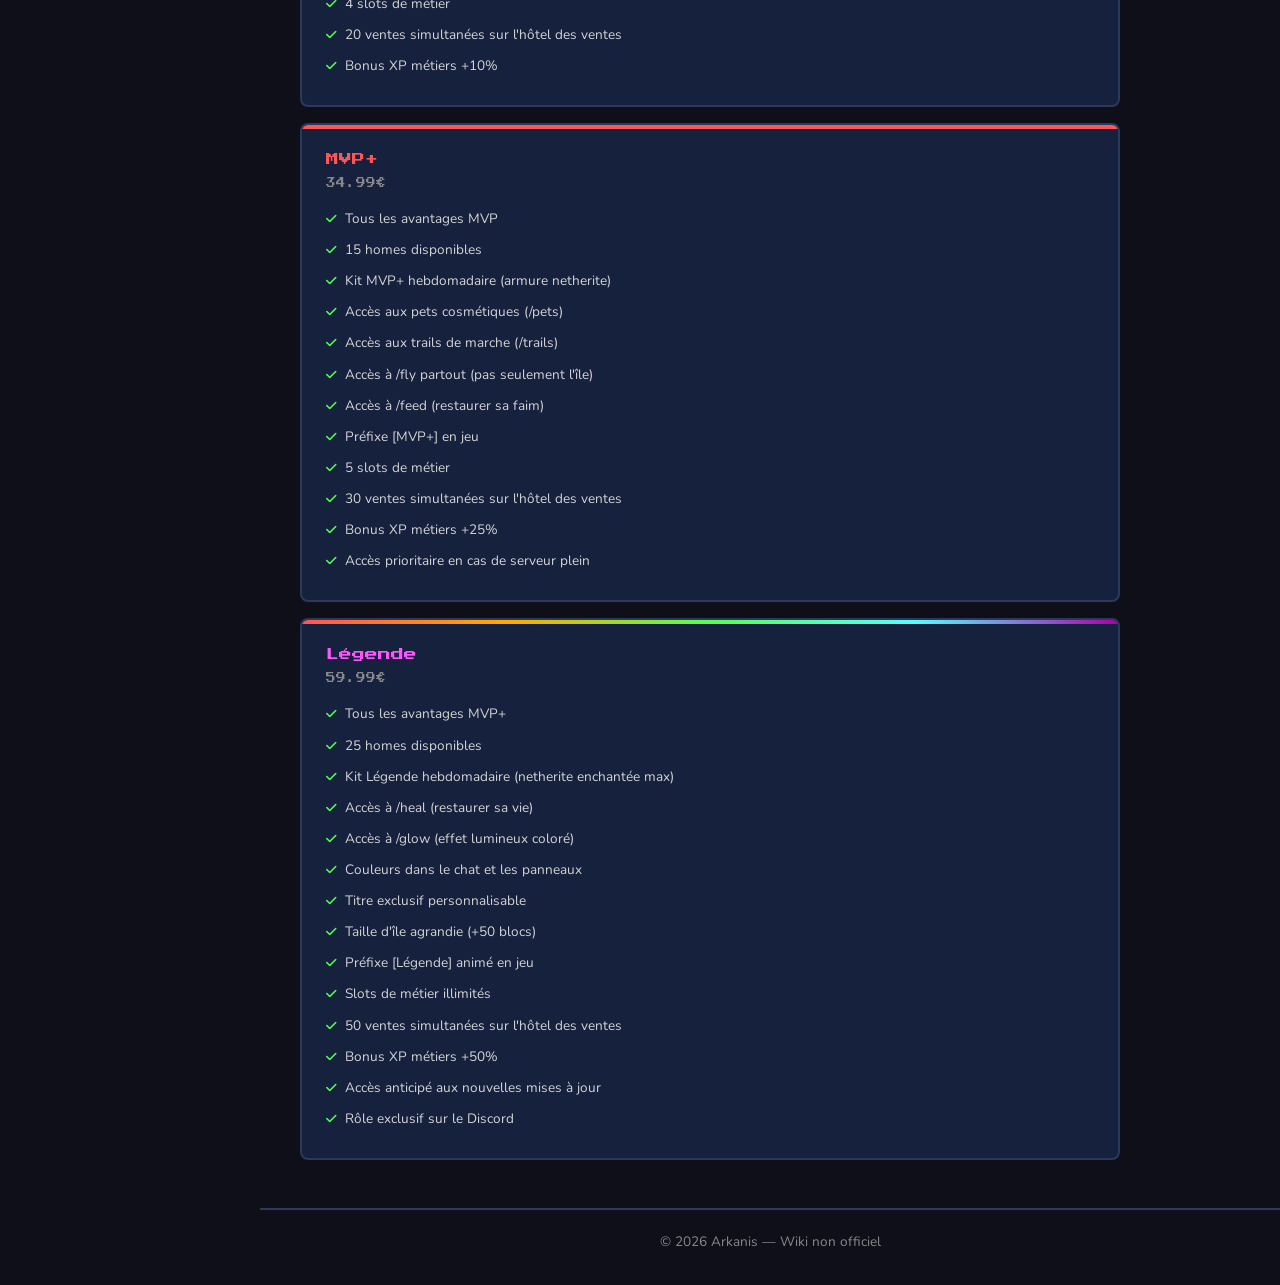
<file: grades.html>
<!DOCTYPE html>
<html lang="fr">
<head>
    <meta charset="UTF-8">
    <meta name="viewport" content="width=device-width, initial-scale=1.0">
    <title>Grades | Wiki Arkanis</title>
    <link rel="stylesheet" href="css/style.css">
    <link rel="preconnect" href="https://fonts.googleapis.com">
    <link rel="preconnect" href="https://fonts.gstatic.com" crossorigin>
    <link href="https://fonts.googleapis.com/css2?family=Press+Start+2P&family=Nunito:wght@400;600;700&display=swap" rel="stylesheet">
    <link rel="stylesheet" href="https://cdnjs.cloudflare.com/ajax/libs/font-awesome/6.5.1/css/all.min.css">
</head>
<body>
    <header class="wiki-header">
        <a href="index.html" class="header-logo">
            <div class="logo-icon"><i class="fas fa-cube"></i></div>
            <span>Arkanis Wiki</span>
        </a>
        <div class="header-right">
            <div class="header-ip" data-copy-ip="play.arkanis.fr">
                <span class="copy-tooltip">Copié !</span>
                play.arkanis.fr
            </div>
            <button class="hamburger-wiki" id="hamburgerWiki"><span></span><span></span><span></span></button>
        </div>
    </header>
    <nav class="wiki-sidebar" id="wikiSidebar">
        <div class="sidebar-section">
            <div class="sidebar-title">Navigation</div>
            <a href="index.html" class="sidebar-link"><i class="fas fa-home"></i> Accueil</a>
            <a href="commandes.html" class="sidebar-link"><i class="fas fa-terminal"></i> Commandes</a>
            <a href="grades.html" class="sidebar-link"><i class="fas fa-crown"></i> Grades</a>
            <a href="oneblock.html" class="sidebar-link"><i class="fas fa-cube"></i> OneBlock</a>
            <a href="enchantements.html" class="sidebar-link"><i class="fas fa-magic"></i> Enchantements</a>
            <a href="metiers.html" class="sidebar-link"><i class="fas fa-hammer"></i> Métiers</a>
        </div>
        <div class="sidebar-section">
            <div class="sidebar-title">Communauté</div>
            <a href="regles.html" class="sidebar-link"><i class="fas fa-gavel"></i> Règles</a>
            <a href="faq.html" class="sidebar-link"><i class="fas fa-question-circle"></i> FAQ</a>
            <a href="votes.html" class="sidebar-link"><i class="fas fa-star"></i> Votes</a>
        </div>
    </nav>
    <div class="sidebar-overlay" id="sidebarOverlay"></div>
    <main class="wiki-content">
        <div class="page-title">
            <i class="fas fa-crown"></i>
            <h1>Grades</h1>
        </div>
        <p class="page-subtitle">Découvrez les différents grades disponibles sur Arkanis et leurs avantages exclusifs.</p>

        <div class="grade-card joueur">
            <div class="grade-name">Joueur</div>
            <div class="grade-price">Gratuit</div>
            <ul class="grade-perks">
                <li>Accès au mode OneBlock</li>
                <li>1 home disponible</li>
                <li>Accès au chat global</li>
                <li>Commandes de base (/spawn, /tpa, /msg)</li>
                <li>Accès à l'hôtel des ventes</li>
                <li>1 slot de métier</li>
            </ul>
        </div>

        <div class="grade-card vip">
            <div class="grade-name">VIP</div>
            <div class="grade-price">4.99€</div>
            <ul class="grade-perks">
                <li>Tous les avantages Joueur</li>
                <li>3 homes disponibles</li>
                <li>Kit VIP hebdomadaire (armure fer + outils)</li>
                <li>Accès à /craft (table de craft portable)</li>
                <li>Préfixe [VIP] en jeu</li>
                <li>2 slots de métier</li>
                <li>Accès aux enchères prioritaires</li>
                <li>5 ventes simultanées sur l'hôtel des ventes</li>
            </ul>
        </div>

        <div class="grade-card vip-plus">
            <div class="grade-name">VIP+</div>
            <div class="grade-price">9.99€</div>
            <ul class="grade-perks">
                <li>Tous les avantages VIP</li>
                <li>5 homes disponibles</li>
                <li>Accès au /fly sur son île</li>
                <li>Kit VIP+ hebdomadaire (armure diamant + outils)</li>
                <li>Accès à /ec (enderchest portable)</li>
                <li>Accès à /back (retour au dernier emplacement)</li>
                <li>Préfixe [VIP+] en jeu</li>
                <li>3 slots de métier</li>
                <li>10 ventes simultanées sur l'hôtel des ventes</li>
            </ul>
        </div>

        <div class="grade-card mvp">
            <div class="grade-name">MVP</div>
            <div class="grade-price">19.99€</div>
            <ul class="grade-perks">
                <li>Tous les avantages VIP+</li>
                <li>10 homes disponibles</li>
                <li>Kit MVP hebdomadaire (armure diamant enchantée)</li>
                <li>Accès aux particules personnalisées (/particles)</li>
                <li>Accès à /nick (changer son pseudo affiché)</li>
                <li>Accès à /hat (mettre un bloc sur sa tête)</li>
                <li>Préfixe [MVP] en jeu</li>
                <li>4 slots de métier</li>
                <li>20 ventes simultanées sur l'hôtel des ventes</li>
                <li>Bonus XP métiers +10%</li>
            </ul>
        </div>

        <div class="grade-card mvp-plus">
            <div class="grade-name">MVP+</div>
            <div class="grade-price">34.99€</div>
            <ul class="grade-perks">
                <li>Tous les avantages MVP</li>
                <li>15 homes disponibles</li>
                <li>Kit MVP+ hebdomadaire (armure netherite)</li>
                <li>Accès aux pets cosmétiques (/pets)</li>
                <li>Accès aux trails de marche (/trails)</li>
                <li>Accès à /fly partout (pas seulement l'île)</li>
                <li>Accès à /feed (restaurer sa faim)</li>
                <li>Préfixe [MVP+] en jeu</li>
                <li>5 slots de métier</li>
                <li>30 ventes simultanées sur l'hôtel des ventes</li>
                <li>Bonus XP métiers +25%</li>
                <li>Accès prioritaire en cas de serveur plein</li>
            </ul>
        </div>

        <div class="grade-card legende">
            <div class="grade-name">Légende</div>
            <div class="grade-price">59.99€</div>
            <ul class="grade-perks">
                <li>Tous les avantages MVP+</li>
                <li>25 homes disponibles</li>
                <li>Kit Légende hebdomadaire (netherite enchantée max)</li>
                <li>Accès à /heal (restaurer sa vie)</li>
                <li>Accès à /glow (effet lumineux coloré)</li>
                <li>Couleurs dans le chat et les panneaux</li>
                <li>Titre exclusif personnalisable</li>
                <li>Taille d'île agrandie (+50 blocs)</li>
                <li>Préfixe [Légende] animé en jeu</li>
                <li>Slots de métier illimités</li>
                <li>50 ventes simultanées sur l'hôtel des ventes</li>
                <li>Bonus XP métiers +50%</li>
                <li>Accès anticipé aux nouvelles mises à jour</li>
                <li>Rôle exclusif sur le Discord</li>
            </ul>
        </div>
    </main>
    <footer class="wiki-footer"><p>&copy; 2026 Arkanis — Wiki non officiel</p></footer>
    <script src="js/main.js"></script>
</body>
</html>
</file>
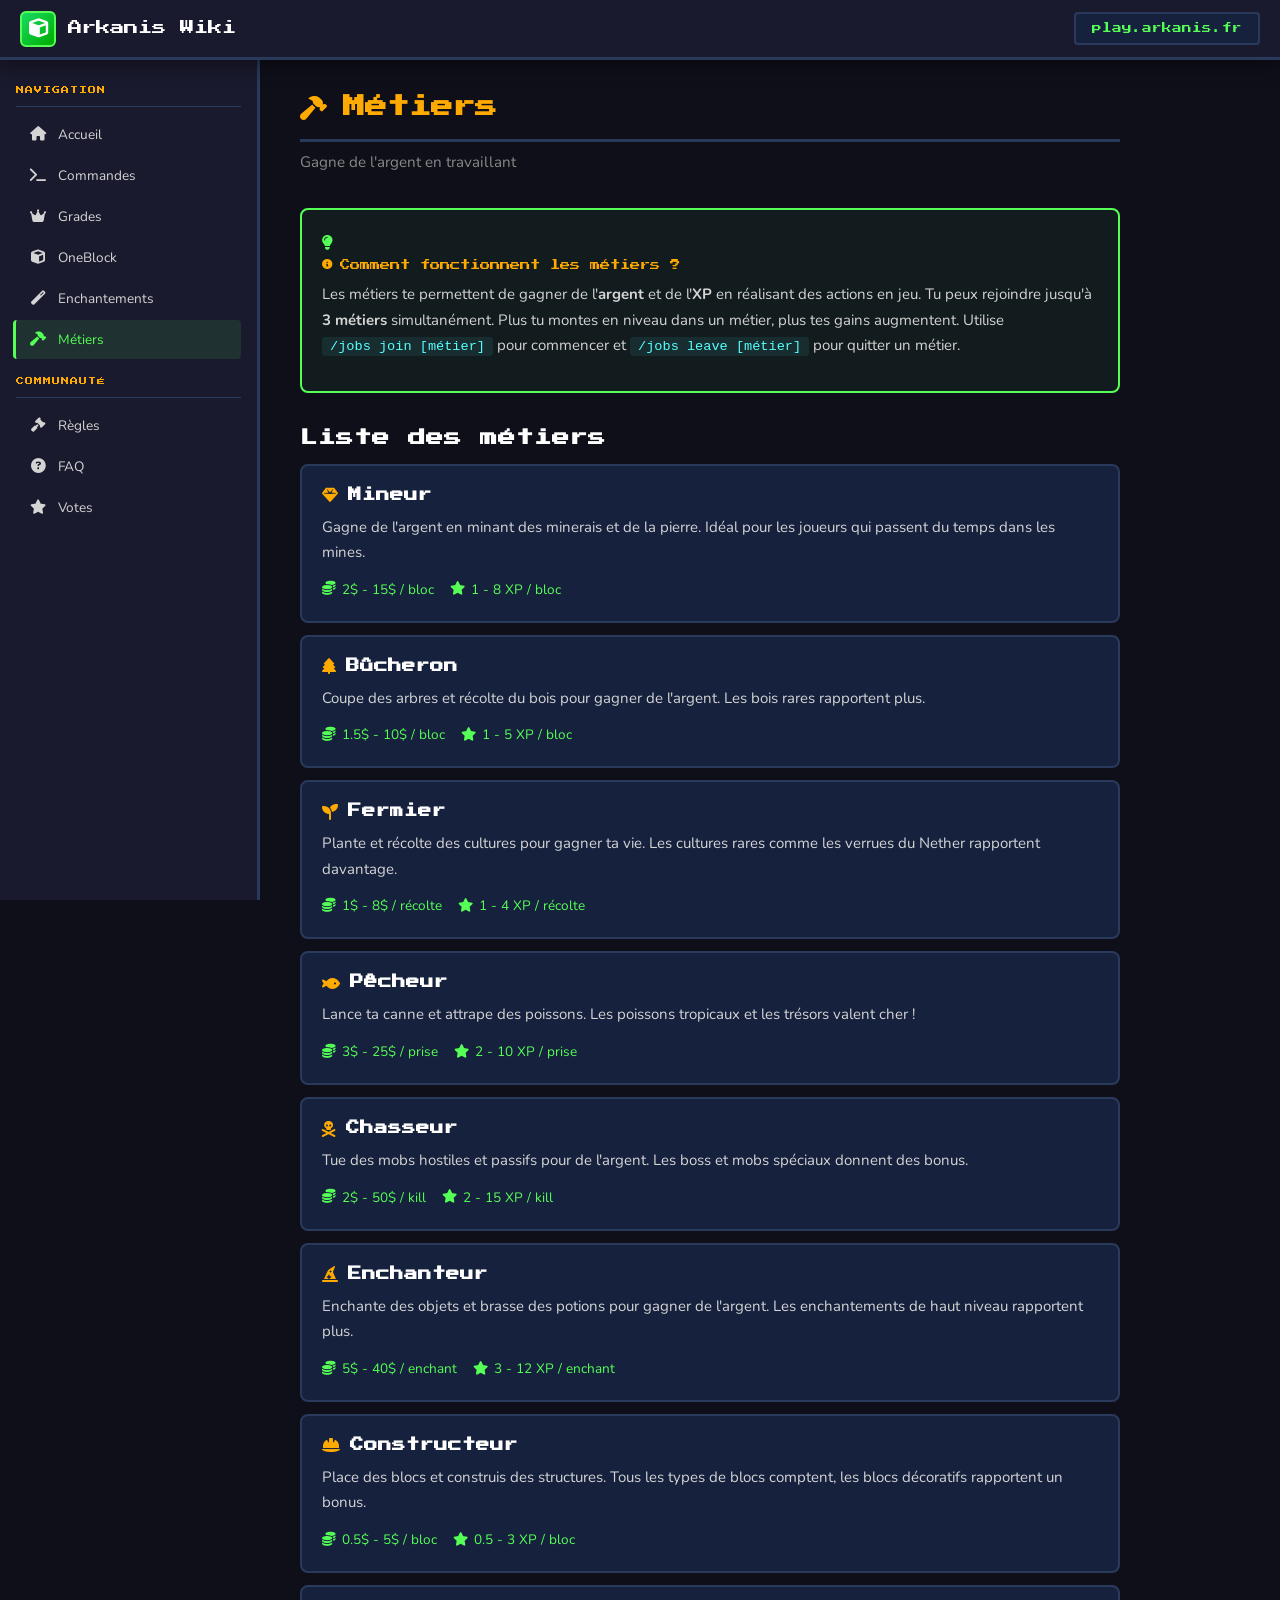
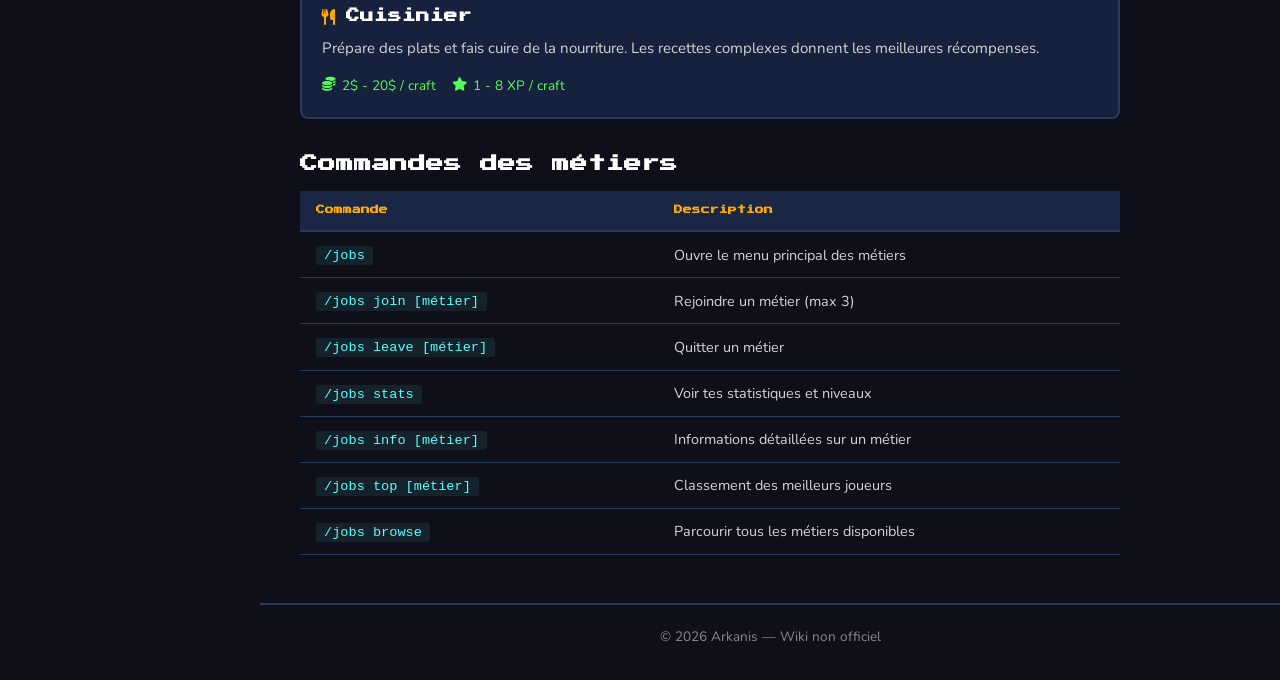
<file: metiers.html>
<!DOCTYPE html>
<html lang="fr">
<head>
    <meta charset="UTF-8">
    <meta name="viewport" content="width=device-width, initial-scale=1.0">
    <title>Métiers | Wiki Arkanis</title>
    <link rel="stylesheet" href="css/style.css">
    <link rel="preconnect" href="https://fonts.googleapis.com">
    <link rel="preconnect" href="https://fonts.gstatic.com" crossorigin>
    <link href="https://fonts.googleapis.com/css2?family=Press+Start+2P&family=Nunito:wght@400;600;700&display=swap" rel="stylesheet">
    <link rel="stylesheet" href="https://cdnjs.cloudflare.com/ajax/libs/font-awesome/6.5.1/css/all.min.css">
</head>
<body>
    <header class="wiki-header">
        <a href="index.html" class="header-logo">
            <div class="logo-icon"><i class="fas fa-cube"></i></div>
            <span>Arkanis Wiki</span>
        </a>
        <div class="header-right">
            <div class="header-ip" data-copy-ip="play.arkanis.fr">
                <span class="copy-tooltip">Copié !</span>
                play.arkanis.fr
            </div>
            <button class="hamburger-wiki" id="hamburgerWiki"><span></span><span></span><span></span></button>
        </div>
    </header>
    <nav class="wiki-sidebar" id="wikiSidebar">
        <div class="sidebar-section">
            <div class="sidebar-title">Navigation</div>
            <a href="index.html" class="sidebar-link"><i class="fas fa-home"></i> Accueil</a>
            <a href="commandes.html" class="sidebar-link"><i class="fas fa-terminal"></i> Commandes</a>
            <a href="grades.html" class="sidebar-link"><i class="fas fa-crown"></i> Grades</a>
            <a href="oneblock.html" class="sidebar-link"><i class="fas fa-cube"></i> OneBlock</a>
            <a href="enchantements.html" class="sidebar-link"><i class="fas fa-magic"></i> Enchantements</a>
            <a href="metiers.html" class="sidebar-link active"><i class="fas fa-hammer"></i> Métiers</a>
        </div>
        <div class="sidebar-section">
            <div class="sidebar-title">Communauté</div>
            <a href="regles.html" class="sidebar-link"><i class="fas fa-gavel"></i> Règles</a>
            <a href="faq.html" class="sidebar-link"><i class="fas fa-question-circle"></i> FAQ</a>
            <a href="votes.html" class="sidebar-link"><i class="fas fa-star"></i> Votes</a>
        </div>
    </nav>
    <div class="sidebar-overlay" id="sidebarOverlay"></div>
    <main class="wiki-content">
        <div class="page-title">
            <i class="fas fa-hammer"></i>
            <h1>Métiers</h1>
        </div>
        <p class="page-subtitle">Gagne de l'argent en travaillant</p>

        <div class="info-box tip">
            <div class="info-box-title"><i class="fas fa-info-circle"></i> Comment fonctionnent les métiers ?</div>
            <p>Les métiers te permettent de gagner de l'<strong>argent</strong> et de l'<strong>XP</strong> en réalisant des actions en jeu. Tu peux rejoindre jusqu'à <strong>3 métiers</strong> simultanément. Plus tu montes en niveau dans un métier, plus tes gains augmentent. Utilise <span class="cmd">/jobs join [métier]</span> pour commencer et <span class="cmd">/jobs leave [métier]</span> pour quitter un métier.</p>
        </div>

        <h2>Liste des métiers</h2>

        <div class="job-card">
            <h3><i class="fas fa-gem"></i> Mineur</h3>
            <p>Gagne de l'argent en minant des minerais et de la pierre. Idéal pour les joueurs qui passent du temps dans les mines.</p>
            <div class="job-rewards">
                <div class="job-reward"><i class="fas fa-coins"></i> 2$ - 15$ / bloc</div>
                <div class="job-reward"><i class="fas fa-star"></i> 1 - 8 XP / bloc</div>
            </div>
        </div>

        <div class="job-card">
            <h3><i class="fas fa-tree"></i> Bûcheron</h3>
            <p>Coupe des arbres et récolte du bois pour gagner de l'argent. Les bois rares rapportent plus.</p>
            <div class="job-rewards">
                <div class="job-reward"><i class="fas fa-coins"></i> 1.5$ - 10$ / bloc</div>
                <div class="job-reward"><i class="fas fa-star"></i> 1 - 5 XP / bloc</div>
            </div>
        </div>

        <div class="job-card">
            <h3><i class="fas fa-seedling"></i> Fermier</h3>
            <p>Plante et récolte des cultures pour gagner ta vie. Les cultures rares comme les verrues du Nether rapportent davantage.</p>
            <div class="job-rewards">
                <div class="job-reward"><i class="fas fa-coins"></i> 1$ - 8$ / récolte</div>
                <div class="job-reward"><i class="fas fa-star"></i> 1 - 4 XP / récolte</div>
            </div>
        </div>

        <div class="job-card">
            <h3><i class="fas fa-fish"></i> Pêcheur</h3>
            <p>Lance ta canne et attrape des poissons. Les poissons tropicaux et les trésors valent cher !</p>
            <div class="job-rewards">
                <div class="job-reward"><i class="fas fa-coins"></i> 3$ - 25$ / prise</div>
                <div class="job-reward"><i class="fas fa-star"></i> 2 - 10 XP / prise</div>
            </div>
        </div>

        <div class="job-card">
            <h3><i class="fas fa-skull-crossbones"></i> Chasseur</h3>
            <p>Tue des mobs hostiles et passifs pour de l'argent. Les boss et mobs spéciaux donnent des bonus.</p>
            <div class="job-rewards">
                <div class="job-reward"><i class="fas fa-coins"></i> 2$ - 50$ / kill</div>
                <div class="job-reward"><i class="fas fa-star"></i> 2 - 15 XP / kill</div>
            </div>
        </div>

        <div class="job-card">
            <h3><i class="fas fa-hat-wizard"></i> Enchanteur</h3>
            <p>Enchante des objets et brasse des potions pour gagner de l'argent. Les enchantements de haut niveau rapportent plus.</p>
            <div class="job-rewards">
                <div class="job-reward"><i class="fas fa-coins"></i> 5$ - 40$ / enchant</div>
                <div class="job-reward"><i class="fas fa-star"></i> 3 - 12 XP / enchant</div>
            </div>
        </div>

        <div class="job-card">
            <h3><i class="fas fa-hard-hat"></i> Constructeur</h3>
            <p>Place des blocs et construis des structures. Tous les types de blocs comptent, les blocs décoratifs rapportent un bonus.</p>
            <div class="job-rewards">
                <div class="job-reward"><i class="fas fa-coins"></i> 0.5$ - 5$ / bloc</div>
                <div class="job-reward"><i class="fas fa-star"></i> 0.5 - 3 XP / bloc</div>
            </div>
        </div>

        <div class="job-card">
            <h3><i class="fas fa-utensils"></i> Cuisinier</h3>
            <p>Prépare des plats et fais cuire de la nourriture. Les recettes complexes donnent les meilleures récompenses.</p>
            <div class="job-rewards">
                <div class="job-reward"><i class="fas fa-coins"></i> 2$ - 20$ / craft</div>
                <div class="job-reward"><i class="fas fa-star"></i> 1 - 8 XP / craft</div>
            </div>
        </div>

        <h2>Commandes des métiers</h2>

        <table class="cmd-table">
            <thead>
                <tr>
                    <th>Commande</th>
                    <th>Description</th>
                </tr>
            </thead>
            <tbody>
                <tr>
                    <td><span class="cmd">/jobs</span></td>
                    <td>Ouvre le menu principal des métiers</td>
                </tr>
                <tr>
                    <td><span class="cmd">/jobs join [métier]</span></td>
                    <td>Rejoindre un métier (max 3)</td>
                </tr>
                <tr>
                    <td><span class="cmd">/jobs leave [métier]</span></td>
                    <td>Quitter un métier</td>
                </tr>
                <tr>
                    <td><span class="cmd">/jobs stats</span></td>
                    <td>Voir tes statistiques et niveaux</td>
                </tr>
                <tr>
                    <td><span class="cmd">/jobs info [métier]</span></td>
                    <td>Informations détaillées sur un métier</td>
                </tr>
                <tr>
                    <td><span class="cmd">/jobs top [métier]</span></td>
                    <td>Classement des meilleurs joueurs</td>
                </tr>
                <tr>
                    <td><span class="cmd">/jobs browse</span></td>
                    <td>Parcourir tous les métiers disponibles</td>
                </tr>
            </tbody>
        </table>
    </main>
    <footer class="wiki-footer"><p>&copy; 2026 Arkanis — Wiki non officiel</p></footer>
    <script src="js/main.js"></script>
</body>
</html>
</file>
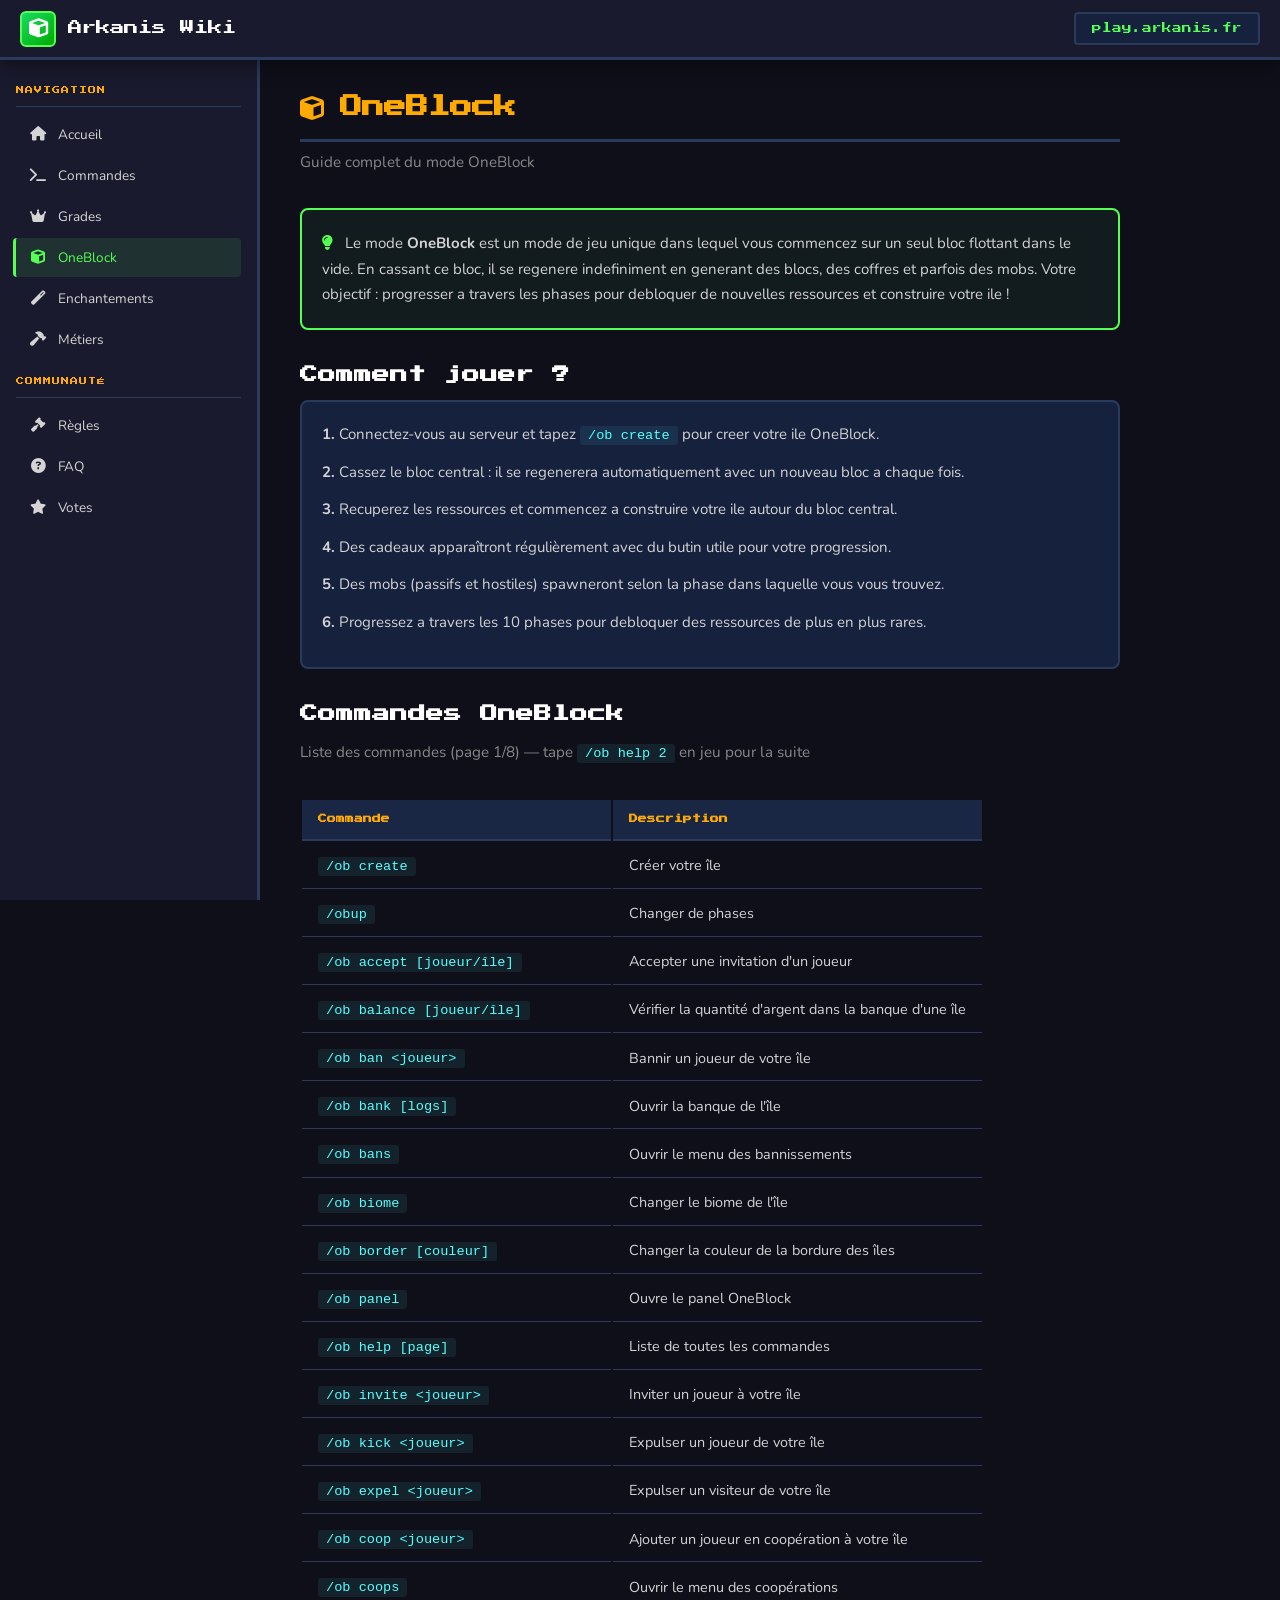
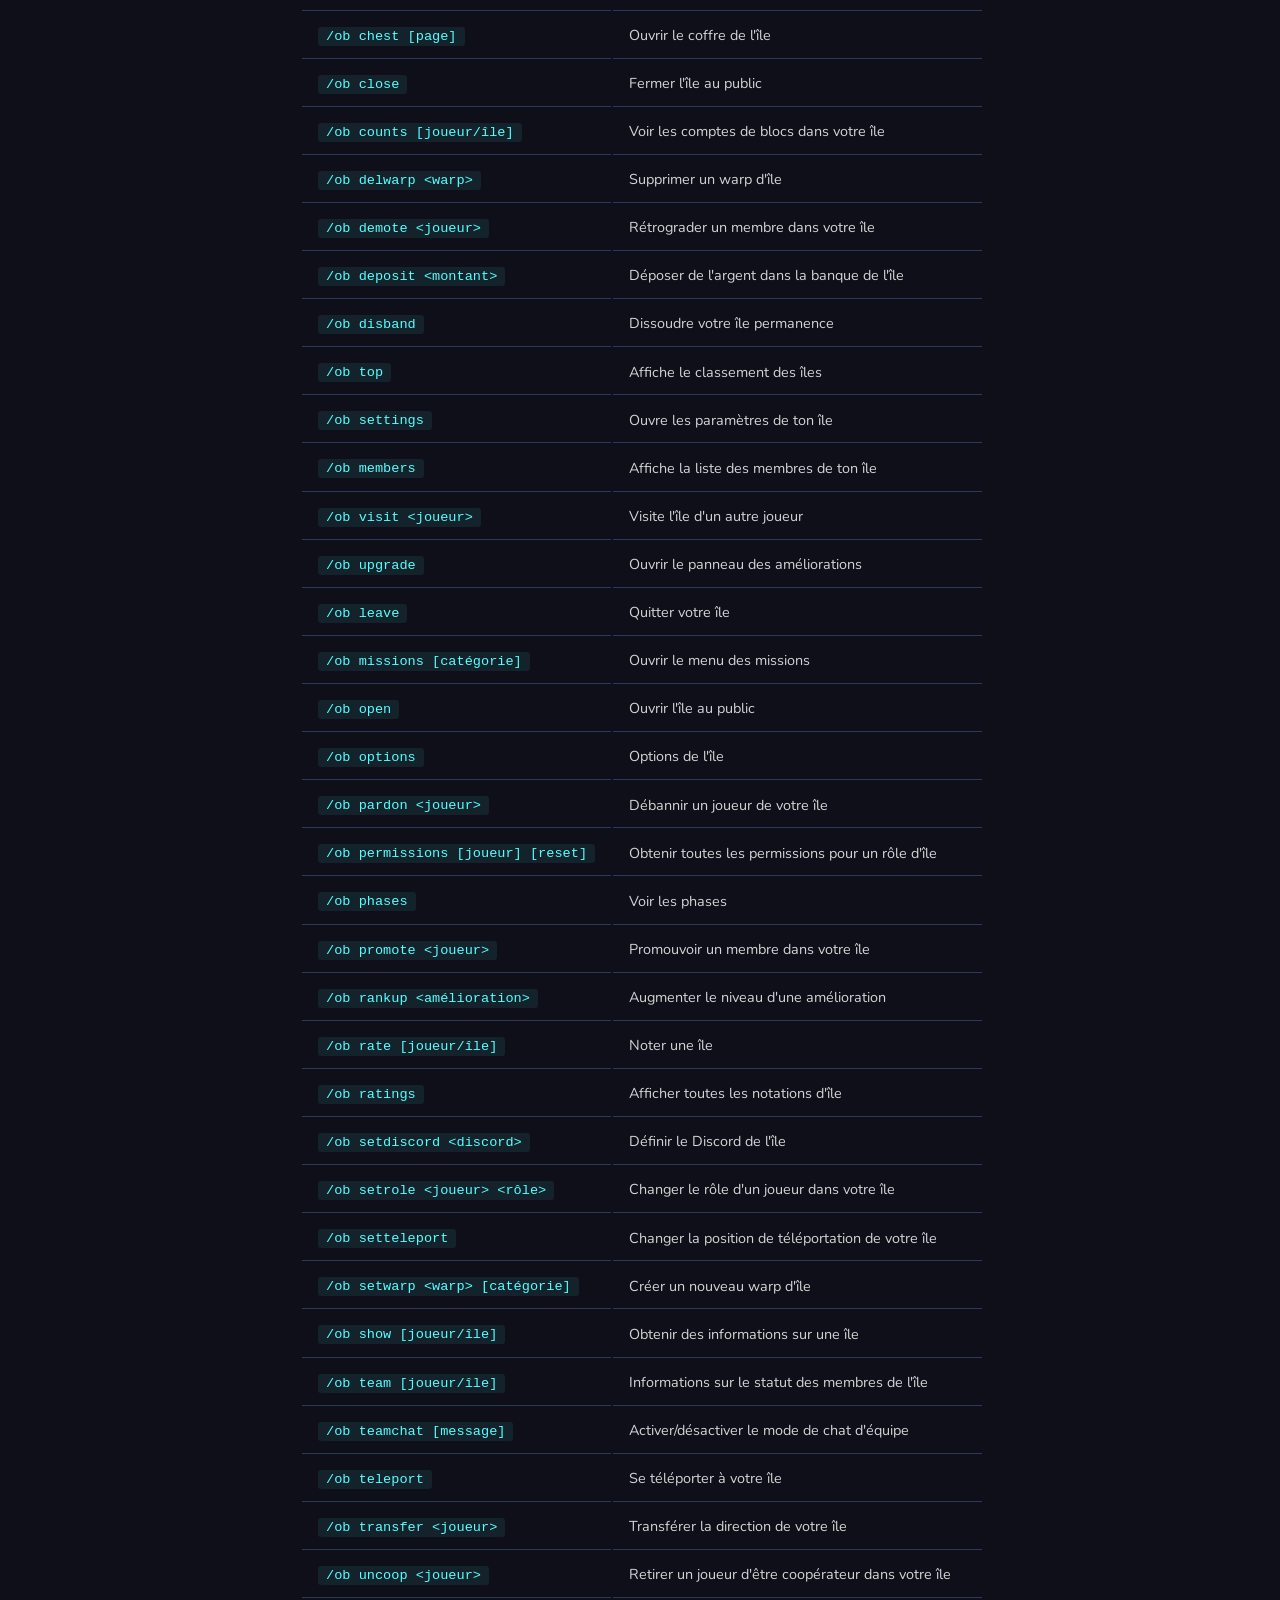
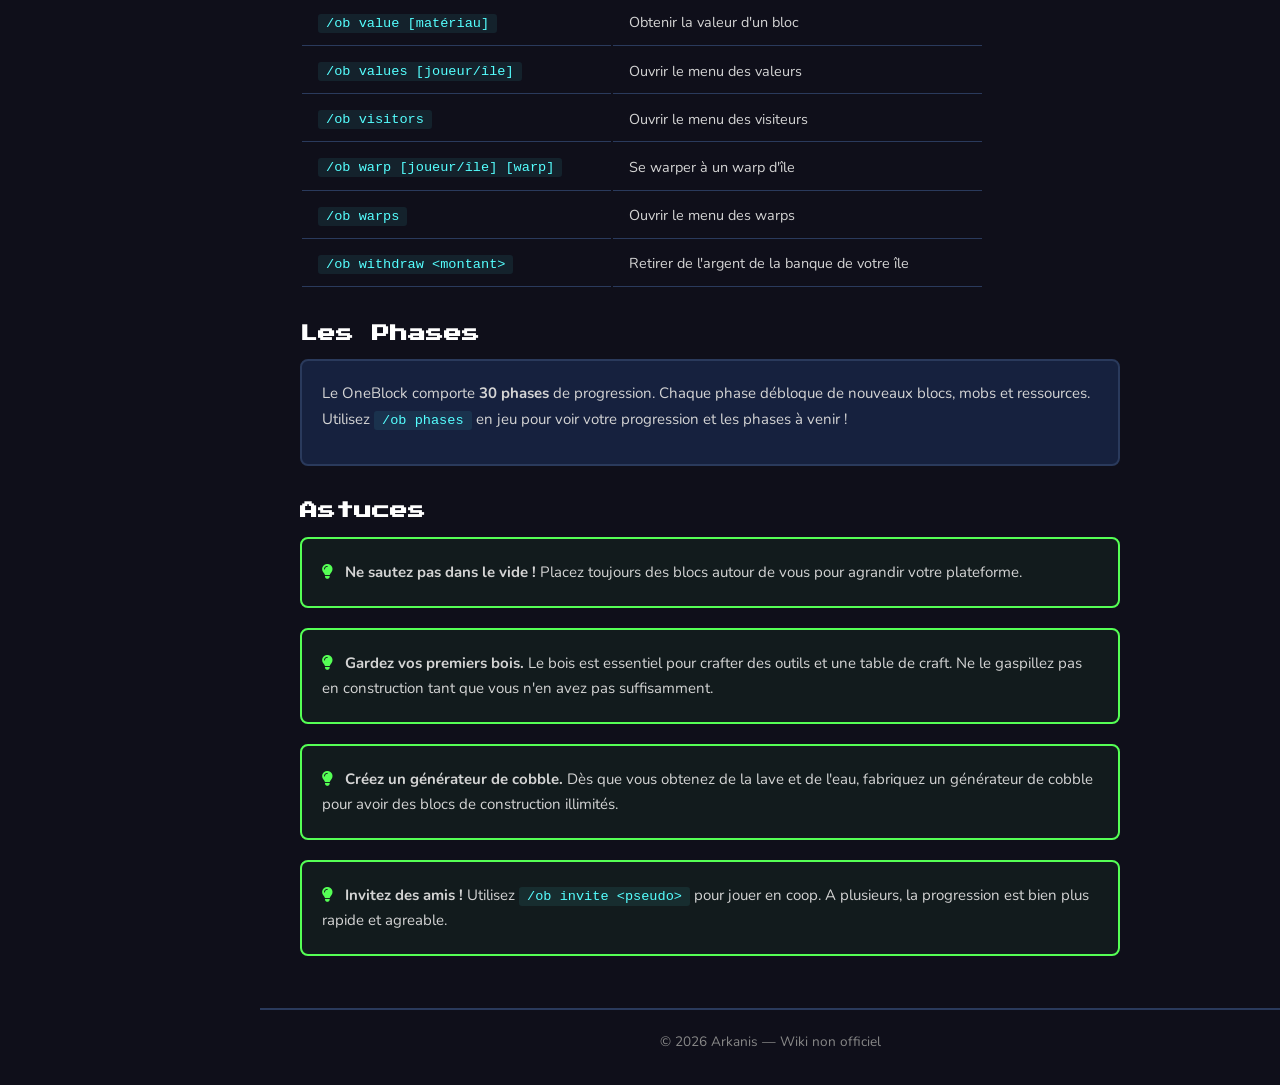
<file: oneblock.html>
<!DOCTYPE html>
<html lang="fr">
<head>
    <meta charset="UTF-8">
    <meta name="viewport" content="width=device-width, initial-scale=1.0">
    <title>OneBlock | Wiki Arkanis</title>
    <link rel="stylesheet" href="css/style.css">
    <link rel="preconnect" href="https://fonts.googleapis.com">
    <link rel="preconnect" href="https://fonts.gstatic.com" crossorigin>
    <link href="https://fonts.googleapis.com/css2?family=Press+Start+2P&family=Nunito:wght@400;600;700&display=swap" rel="stylesheet">
    <link rel="stylesheet" href="https://cdnjs.cloudflare.com/ajax/libs/font-awesome/6.5.1/css/all.min.css">
</head>
<body>
    <header class="wiki-header">
        <a href="index.html" class="header-logo">
            <div class="logo-icon"><i class="fas fa-cube"></i></div>
            <span>Arkanis Wiki</span>
        </a>
        <div class="header-right">
            <div class="header-ip" data-copy-ip="play.arkanis.fr">
                <span class="copy-tooltip">Copié !</span>
                play.arkanis.fr
            </div>
            <button class="hamburger-wiki" id="hamburgerWiki"><span></span><span></span><span></span></button>
        </div>
    </header>
    <nav class="wiki-sidebar" id="wikiSidebar">
        <div class="sidebar-section">
            <div class="sidebar-title">Navigation</div>
            <a href="index.html" class="sidebar-link"><i class="fas fa-home"></i> Accueil</a>
            <a href="commandes.html" class="sidebar-link"><i class="fas fa-terminal"></i> Commandes</a>
            <a href="grades.html" class="sidebar-link"><i class="fas fa-crown"></i> Grades</a>
            <a href="oneblock.html" class="sidebar-link"><i class="fas fa-cube"></i> OneBlock</a>
            <a href="enchantements.html" class="sidebar-link"><i class="fas fa-magic"></i> Enchantements</a>
            <a href="metiers.html" class="sidebar-link"><i class="fas fa-hammer"></i> Métiers</a>
        </div>
        <div class="sidebar-section">
            <div class="sidebar-title">Communauté</div>
            <a href="regles.html" class="sidebar-link"><i class="fas fa-gavel"></i> Règles</a>
            <a href="faq.html" class="sidebar-link"><i class="fas fa-question-circle"></i> FAQ</a>
            <a href="votes.html" class="sidebar-link"><i class="fas fa-star"></i> Votes</a>
        </div>
    </nav>
    <div class="sidebar-overlay" id="sidebarOverlay"></div>
    <main class="wiki-content">
        <div class="page-title">
            <i class="fas fa-cube"></i>
            <h1>OneBlock</h1>
        </div>
        <p class="page-subtitle">Guide complet du mode OneBlock</p>

        <div class="info-box tip">
            Le mode <strong>OneBlock</strong> est un mode de jeu unique dans lequel vous commencez sur un seul bloc flottant dans le vide. En cassant ce bloc, il se regenere indefiniment en generant des blocs, des coffres et parfois des mobs. Votre objectif : progresser a travers les phases pour debloquer de nouvelles ressources et construire votre ile !
        </div>

        <h2>Comment jouer ?</h2>

        <div class="info-box">
            <p><strong>1.</strong> Connectez-vous au serveur et tapez <span class="cmd">/ob create</span> pour creer votre ile OneBlock.</p>
            <p><strong>2.</strong> Cassez le bloc central : il se regenerera automatiquement avec un nouveau bloc a chaque fois.</p>
            <p><strong>3.</strong> Recuperez les ressources et commencez a construire votre ile autour du bloc central.</p>
            <p><strong>4.</strong> Des cadeaux appara&icirc;tront r&eacute;guli&egrave;rement avec du butin utile pour votre progression.</p>
            <p><strong>5.</strong> Des mobs (passifs et hostiles) spawneront selon la phase dans laquelle vous vous trouvez.</p>
            <p><strong>6.</strong> Progressez a travers les 10 phases pour debloquer des ressources de plus en plus rares.</p>
        </div>

        <h2>Commandes OneBlock</h2>
        <p class="page-subtitle">Liste des commandes (page 1/8) — tape <span class="cmd">/ob help 2</span> en jeu pour la suite</p>
        <div class="cmd-table">
            <table>
                <thead>
                    <tr>
                        <th>Commande</th>
                        <th>Description</th>
                    </tr>
                </thead>
                <tbody>
                    <tr>
                        <td><span class="cmd">/ob create</span></td>
                        <td>Cr&eacute;er votre &icirc;le</td>
                    </tr>
                    <tr>
                        <td><span class="cmd">/obup</span></td>
                        <td>Changer de phases</td>
                    </tr>
                    <tr>
                        <td><span class="cmd">/ob accept [joueur/&icirc;le]</span></td>
                        <td>Accepter une invitation d'un joueur</td>
                    </tr>
                    <tr>
                        <td><span class="cmd">/ob balance [joueur/&icirc;le]</span></td>
                        <td>V&eacute;rifier la quantit&eacute; d'argent dans la banque d'une &icirc;le</td>
                    </tr>
                    <tr>
                        <td><span class="cmd">/ob ban &lt;joueur&gt;</span></td>
                        <td>Bannir un joueur de votre &icirc;le</td>
                    </tr>
                    <tr>
                        <td><span class="cmd">/ob bank [logs]</span></td>
                        <td>Ouvrir la banque de l'&icirc;le</td>
                    </tr>
                    <tr>
                        <td><span class="cmd">/ob bans</span></td>
                        <td>Ouvrir le menu des bannissements</td>
                    </tr>
                    <tr>
                        <td><span class="cmd">/ob biome</span></td>
                        <td>Changer le biome de l'&icirc;le</td>
                    </tr>
                    <tr>
                        <td><span class="cmd">/ob border [couleur]</span></td>
                        <td>Changer la couleur de la bordure des &icirc;les</td>
                    </tr>
                    <tr>
                        <td><span class="cmd">/ob panel</span></td>
                        <td>Ouvre le panel OneBlock</td>
                    </tr>
                    <tr>
                        <td><span class="cmd">/ob help [page]</span></td>
                        <td>Liste de toutes les commandes</td>
                    </tr>
                    <tr>
                        <td><span class="cmd">/ob invite &lt;joueur&gt;</span></td>
                        <td>Inviter un joueur &agrave; votre &icirc;le</td>
                    </tr>
                    <tr>
                        <td><span class="cmd">/ob kick &lt;joueur&gt;</span></td>
                        <td>Expulser un joueur de votre &icirc;le</td>
                    </tr>
                    <tr>
                        <td><span class="cmd">/ob expel &lt;joueur&gt;</span></td>
                        <td>Expulser un visiteur de votre &icirc;le</td>
                    </tr>
                    <tr>
                        <td><span class="cmd">/ob coop &lt;joueur&gt;</span></td>
                        <td>Ajouter un joueur en coop&eacute;ration &agrave; votre &icirc;le</td>
                    </tr>
                    <tr>
                        <td><span class="cmd">/ob coops</span></td>
                        <td>Ouvrir le menu des coop&eacute;rations</td>
                    </tr>
                    <tr>
                        <td><span class="cmd">/ob chest [page]</span></td>
                        <td>Ouvrir le coffre de l'&icirc;le</td>
                    </tr>
                    <tr>
                        <td><span class="cmd">/ob close</span></td>
                        <td>Fermer l'&icirc;le au public</td>
                    </tr>
                    <tr>
                        <td><span class="cmd">/ob counts [joueur/&icirc;le]</span></td>
                        <td>Voir les comptes de blocs dans votre &icirc;le</td>
                    </tr>
                    <tr>
                        <td><span class="cmd">/ob delwarp &lt;warp&gt;</span></td>
                        <td>Supprimer un warp d'&icirc;le</td>
                    </tr>
                    <tr>
                        <td><span class="cmd">/ob demote &lt;joueur&gt;</span></td>
                        <td>R&eacute;trograder un membre dans votre &icirc;le</td>
                    </tr>
                    <tr>
                        <td><span class="cmd">/ob deposit &lt;montant&gt;</span></td>
                        <td>D&eacute;poser de l'argent dans la banque de l'&icirc;le</td>
                    </tr>
                    <tr>
                        <td><span class="cmd">/ob disband</span></td>
                        <td>Dissoudre votre &icirc;le permanence</td>
                    </tr>
                    <tr>
                        <td><span class="cmd">/ob top</span></td>
                        <td>Affiche le classement des &icirc;les</td>
                    </tr>
                    <tr>
                        <td><span class="cmd">/ob settings</span></td>
                        <td>Ouvre les param&egrave;tres de ton &icirc;le</td>
                    </tr>
                    <tr>
                        <td><span class="cmd">/ob members</span></td>
                        <td>Affiche la liste des membres de ton &icirc;le</td>
                    </tr>
                    <tr>
                        <td><span class="cmd">/ob visit &lt;joueur&gt;</span></td>
                        <td>Visite l'&icirc;le d'un autre joueur</td>
                    </tr>
                    <tr>
                        <td><span class="cmd">/ob upgrade</span></td>
                        <td>Ouvrir le panneau des am&eacute;liorations</td>
                    </tr>
                    <tr>
                        <td><span class="cmd">/ob leave</span></td>
                        <td>Quitter votre &icirc;le</td>
                    </tr>
                    <tr>
                        <td><span class="cmd">/ob missions [cat&eacute;gorie]</span></td>
                        <td>Ouvrir le menu des missions</td>
                    </tr>
                    <tr>
                        <td><span class="cmd">/ob open</span></td>
                        <td>Ouvrir l'&icirc;le au public</td>
                    </tr>
                    <tr>
                        <td><span class="cmd">/ob options</span></td>
                        <td>Options de l'&icirc;le</td>
                    </tr>
                    <tr>
                        <td><span class="cmd">/ob pardon &lt;joueur&gt;</span></td>
                        <td>D&eacute;bannir un joueur de votre &icirc;le</td>
                    </tr>
                    <tr>
                        <td><span class="cmd">/ob permissions [joueur] [reset]</span></td>
                        <td>Obtenir toutes les permissions pour un r&ocirc;le d'&icirc;le</td>
                    </tr>
                    <tr>
                        <td><span class="cmd">/ob phases</span></td>
                        <td>Voir les phases</td>
                    </tr>
                    <tr>
                        <td><span class="cmd">/ob promote &lt;joueur&gt;</span></td>
                        <td>Promouvoir un membre dans votre &icirc;le</td>
                    </tr>
                    <tr>
                        <td><span class="cmd">/ob rankup &lt;am&eacute;lioration&gt;</span></td>
                        <td>Augmenter le niveau d'une am&eacute;lioration</td>
                    </tr>
                    <tr>
                        <td><span class="cmd">/ob rate [joueur/&icirc;le]</span></td>
                        <td>Noter une &icirc;le</td>
                    </tr>
                    <tr>
                        <td><span class="cmd">/ob ratings</span></td>
                        <td>Afficher toutes les notations d'&icirc;le</td>
                    </tr>
                    <tr>
                        <td><span class="cmd">/ob setdiscord &lt;discord&gt;</span></td>
                        <td>D&eacute;finir le Discord de l'&icirc;le</td>
                    </tr>
                    <tr>
                        <td><span class="cmd">/ob setrole &lt;joueur&gt; &lt;r&ocirc;le&gt;</span></td>
                        <td>Changer le r&ocirc;le d'un joueur dans votre &icirc;le</td>
                    </tr>
                    <tr>
                        <td><span class="cmd">/ob setteleport</span></td>
                        <td>Changer la position de t&eacute;l&eacute;portation de votre &icirc;le</td>
                    </tr>
                    <tr>
                        <td><span class="cmd">/ob setwarp &lt;warp&gt; [cat&eacute;gorie]</span></td>
                        <td>Cr&eacute;er un nouveau warp d'&icirc;le</td>
                    </tr>
                    <tr>
                        <td><span class="cmd">/ob show [joueur/&icirc;le]</span></td>
                        <td>Obtenir des informations sur une &icirc;le</td>
                    </tr>
                    <tr>
                        <td><span class="cmd">/ob team [joueur/&icirc;le]</span></td>
                        <td>Informations sur le statut des membres de l'&icirc;le</td>
                    </tr>
                    <tr>
                        <td><span class="cmd">/ob teamchat [message]</span></td>
                        <td>Activer/d&eacute;sactiver le mode de chat d'&eacute;quipe</td>
                    </tr>
                    <tr>
                        <td><span class="cmd">/ob teleport</span></td>
                        <td>Se t&eacute;l&eacute;porter &agrave; votre &icirc;le</td>
                    </tr>
                    <tr>
                        <td><span class="cmd">/ob transfer &lt;joueur&gt;</span></td>
                        <td>Transf&eacute;rer la direction de votre &icirc;le</td>
                    </tr>
                    <tr>
                        <td><span class="cmd">/ob uncoop &lt;joueur&gt;</span></td>
                        <td>Retirer un joueur d'&ecirc;tre coop&eacute;rateur dans votre &icirc;le</td>
                    </tr>
                    <tr>
                        <td><span class="cmd">/ob value [mat&eacute;riau]</span></td>
                        <td>Obtenir la valeur d'un bloc</td>
                    </tr>
                    <tr>
                        <td><span class="cmd">/ob values [joueur/&icirc;le]</span></td>
                        <td>Ouvrir le menu des valeurs</td>
                    </tr>
                    <tr>
                        <td><span class="cmd">/ob visitors</span></td>
                        <td>Ouvrir le menu des visiteurs</td>
                    </tr>
                    <tr>
                        <td><span class="cmd">/ob warp [joueur/&icirc;le] [warp]</span></td>
                        <td>Se warper &agrave; un warp d'&icirc;le</td>
                    </tr>
                    <tr>
                        <td><span class="cmd">/ob warps</span></td>
                        <td>Ouvrir le menu des warps</td>
                    </tr>
                    <tr>
                        <td><span class="cmd">/ob withdraw &lt;montant&gt;</span></td>
                        <td>Retirer de l'argent de la banque de votre &icirc;le</td>
                    </tr>
                </tbody>
            </table>
        </div>

        <h2>Les Phases</h2>
        <div class="info-box">
            <p>Le OneBlock comporte <strong>30 phases</strong> de progression. Chaque phase d&eacute;bloque de nouveaux blocs, mobs et ressources. Utilisez <span class="cmd">/ob phases</span> en jeu pour voir votre progression et les phases &agrave; venir !</p>
        </div>

        <h2>Astuces</h2>

        <div class="info-box tip">
            <strong>Ne sautez pas dans le vide !</strong> Placez toujours des blocs autour de vous pour agrandir votre plateforme.
        </div>

        <div class="info-box tip">
            <strong>Gardez vos premiers bois.</strong> Le bois est essentiel pour crafter des outils et une table de craft. Ne le gaspillez pas en construction tant que vous n'en avez pas suffisamment.
        </div>

        <div class="info-box tip">
            <strong>Cr&eacute;ez un g&eacute;n&eacute;rateur de cobble.</strong> D&egrave;s que vous obtenez de la lave et de l'eau, fabriquez un g&eacute;n&eacute;rateur de cobble pour avoir des blocs de construction illimit&eacute;s.
        </div>

        <div class="info-box tip">
            <strong>Invitez des amis !</strong> Utilisez <span class="cmd">/ob invite &lt;pseudo&gt;</span> pour jouer en coop. A plusieurs, la progression est bien plus rapide et agreable.
        </div>
    </main>
    <footer class="wiki-footer"><p>&copy; 2026 Arkanis — Wiki non officiel</p></footer>
    <script src="js/main.js"></script>
</body>
</html>
</file>
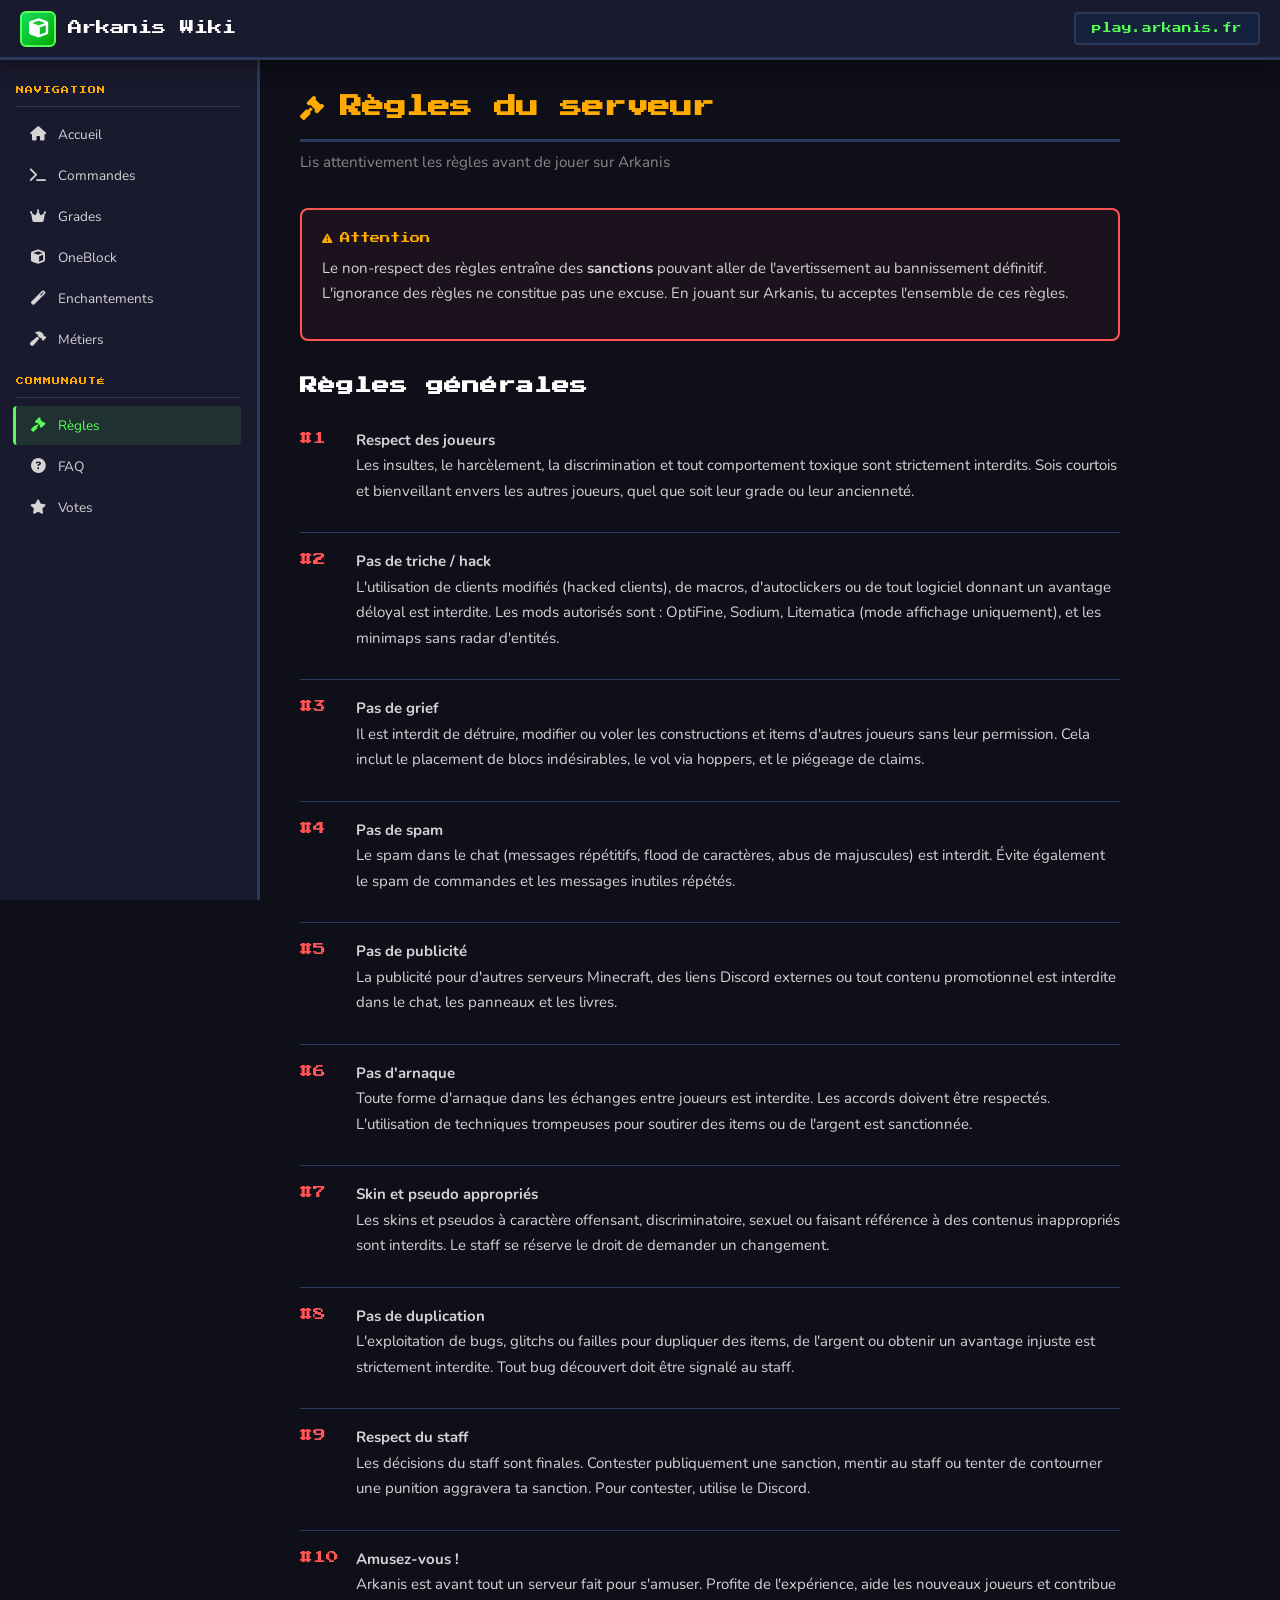
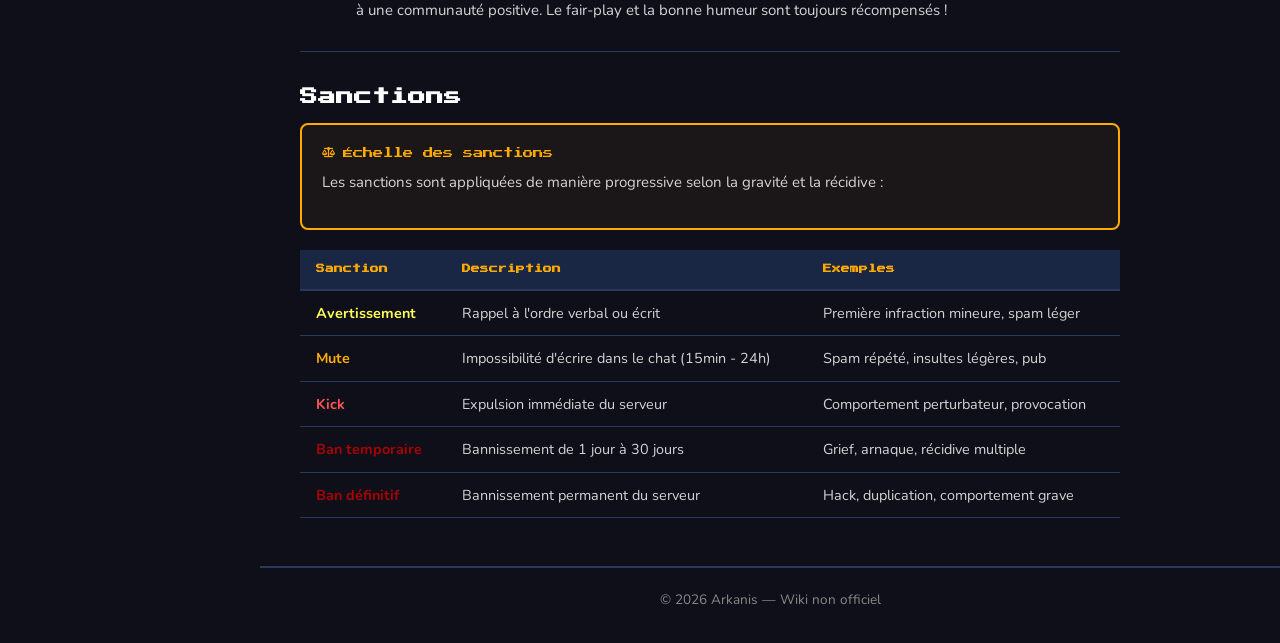
<file: regles.html>
<!DOCTYPE html>
<html lang="fr">
<head>
    <meta charset="UTF-8">
    <meta name="viewport" content="width=device-width, initial-scale=1.0">
    <title>Règles | Wiki Arkanis</title>
    <link rel="stylesheet" href="css/style.css">
    <link rel="preconnect" href="https://fonts.googleapis.com">
    <link rel="preconnect" href="https://fonts.gstatic.com" crossorigin>
    <link href="https://fonts.googleapis.com/css2?family=Press+Start+2P&family=Nunito:wght@400;600;700&display=swap" rel="stylesheet">
    <link rel="stylesheet" href="https://cdnjs.cloudflare.com/ajax/libs/font-awesome/6.5.1/css/all.min.css">
</head>
<body>
    <header class="wiki-header">
        <a href="index.html" class="header-logo">
            <div class="logo-icon"><i class="fas fa-cube"></i></div>
            <span>Arkanis Wiki</span>
        </a>
        <div class="header-right">
            <div class="header-ip" data-copy-ip="play.arkanis.fr">
                <span class="copy-tooltip">Copié !</span>
                play.arkanis.fr
            </div>
            <button class="hamburger-wiki" id="hamburgerWiki"><span></span><span></span><span></span></button>
        </div>
    </header>
    <nav class="wiki-sidebar" id="wikiSidebar">
        <div class="sidebar-section">
            <div class="sidebar-title">Navigation</div>
            <a href="index.html" class="sidebar-link"><i class="fas fa-home"></i> Accueil</a>
            <a href="commandes.html" class="sidebar-link"><i class="fas fa-terminal"></i> Commandes</a>
            <a href="grades.html" class="sidebar-link"><i class="fas fa-crown"></i> Grades</a>
            <a href="oneblock.html" class="sidebar-link"><i class="fas fa-cube"></i> OneBlock</a>
            <a href="enchantements.html" class="sidebar-link"><i class="fas fa-magic"></i> Enchantements</a>
            <a href="metiers.html" class="sidebar-link"><i class="fas fa-hammer"></i> Métiers</a>
        </div>
        <div class="sidebar-section">
            <div class="sidebar-title">Communauté</div>
            <a href="regles.html" class="sidebar-link active"><i class="fas fa-gavel"></i> Règles</a>
            <a href="faq.html" class="sidebar-link"><i class="fas fa-question-circle"></i> FAQ</a>
            <a href="votes.html" class="sidebar-link"><i class="fas fa-star"></i> Votes</a>
        </div>
    </nav>
    <div class="sidebar-overlay" id="sidebarOverlay"></div>
    <main class="wiki-content">
        <div class="page-title">
            <i class="fas fa-gavel"></i>
            <h1>Règles du serveur</h1>
        </div>
        <p class="page-subtitle">Lis attentivement les règles avant de jouer sur Arkanis</p>

        <div class="info-box danger">
            <div class="info-box-title"><i class="fas fa-exclamation-triangle"></i> Attention</div>
            <p>Le non-respect des règles entraîne des <strong>sanctions</strong> pouvant aller de l'avertissement au bannissement définitif. L'ignorance des règles ne constitue pas une excuse. En jouant sur Arkanis, tu acceptes l'ensemble de ces règles.</p>
        </div>

        <h2>Règles générales</h2>

        <div class="rule-item">
            <div class="rule-number">#1</div>
            <div>
                <strong>Respect des joueurs</strong>
                <p>Les insultes, le harcèlement, la discrimination et tout comportement toxique sont strictement interdits. Sois courtois et bienveillant envers les autres joueurs, quel que soit leur grade ou leur ancienneté.</p>
            </div>
        </div>

        <div class="rule-item">
            <div class="rule-number">#2</div>
            <div>
                <strong>Pas de triche / hack</strong>
                <p>L'utilisation de clients modifiés (hacked clients), de macros, d'autoclickers ou de tout logiciel donnant un avantage déloyal est interdite. Les mods autorisés sont : OptiFine, Sodium, Litematica (mode affichage uniquement), et les minimaps sans radar d'entités.</p>
            </div>
        </div>

        <div class="rule-item">
            <div class="rule-number">#3</div>
            <div>
                <strong>Pas de grief</strong>
                <p>Il est interdit de détruire, modifier ou voler les constructions et items d'autres joueurs sans leur permission. Cela inclut le placement de blocs indésirables, le vol via hoppers, et le piégeage de claims.</p>
            </div>
        </div>

        <div class="rule-item">
            <div class="rule-number">#4</div>
            <div>
                <strong>Pas de spam</strong>
                <p>Le spam dans le chat (messages répétitifs, flood de caractères, abus de majuscules) est interdit. Évite également le spam de commandes et les messages inutiles répétés.</p>
            </div>
        </div>

        <div class="rule-item">
            <div class="rule-number">#5</div>
            <div>
                <strong>Pas de publicité</strong>
                <p>La publicité pour d'autres serveurs Minecraft, des liens Discord externes ou tout contenu promotionnel est interdite dans le chat, les panneaux et les livres.</p>
            </div>
        </div>

        <div class="rule-item">
            <div class="rule-number">#6</div>
            <div>
                <strong>Pas d'arnaque</strong>
                <p>Toute forme d'arnaque dans les échanges entre joueurs est interdite. Les accords doivent être respectés. L'utilisation de techniques trompeuses pour soutirer des items ou de l'argent est sanctionnée.</p>
            </div>
        </div>

        <div class="rule-item">
            <div class="rule-number">#7</div>
            <div>
                <strong>Skin et pseudo appropriés</strong>
                <p>Les skins et pseudos à caractère offensant, discriminatoire, sexuel ou faisant référence à des contenus inappropriés sont interdits. Le staff se réserve le droit de demander un changement.</p>
            </div>
        </div>

        <div class="rule-item">
            <div class="rule-number">#8</div>
            <div>
                <strong>Pas de duplication</strong>
                <p>L'exploitation de bugs, glitchs ou failles pour dupliquer des items, de l'argent ou obtenir un avantage injuste est strictement interdite. Tout bug découvert doit être signalé au staff.</p>
            </div>
        </div>

        <div class="rule-item">
            <div class="rule-number">#9</div>
            <div>
                <strong>Respect du staff</strong>
                <p>Les décisions du staff sont finales. Contester publiquement une sanction, mentir au staff ou tenter de contourner une punition aggravera ta sanction. Pour contester, utilise le Discord.</p>
            </div>
        </div>

        <div class="rule-item">
            <div class="rule-number">#10</div>
            <div>
                <strong>Amusez-vous !</strong>
                <p>Arkanis est avant tout un serveur fait pour s'amuser. Profite de l'expérience, aide les nouveaux joueurs et contribue à une communauté positive. Le fair-play et la bonne humeur sont toujours récompensés !</p>
            </div>
        </div>

        <h2>Sanctions</h2>

        <div class="info-box warning">
            <div class="info-box-title"><i class="fas fa-balance-scale"></i> Échelle des sanctions</div>
            <p>Les sanctions sont appliquées de manière progressive selon la gravité et la récidive :</p>
        </div>

        <table class="cmd-table">
            <thead>
                <tr>
                    <th>Sanction</th>
                    <th>Description</th>
                    <th>Exemples</th>
                </tr>
            </thead>
            <tbody>
                <tr>
                    <td><strong style="color: var(--mc-yellow);">Avertissement</strong></td>
                    <td>Rappel à l'ordre verbal ou écrit</td>
                    <td>Première infraction mineure, spam léger</td>
                </tr>
                <tr>
                    <td><strong style="color: var(--mc-gold);">Mute</strong></td>
                    <td>Impossibilité d'écrire dans le chat (15min - 24h)</td>
                    <td>Spam répété, insultes légères, pub</td>
                </tr>
                <tr>
                    <td><strong style="color: var(--mc-red);">Kick</strong></td>
                    <td>Expulsion immédiate du serveur</td>
                    <td>Comportement perturbateur, provocation</td>
                </tr>
                <tr>
                    <td><strong style="color: var(--mc-dark-red);">Ban temporaire</strong></td>
                    <td>Bannissement de 1 jour à 30 jours</td>
                    <td>Grief, arnaque, récidive multiple</td>
                </tr>
                <tr>
                    <td><strong style="color: var(--mc-dark-red);">Ban définitif</strong></td>
                    <td>Bannissement permanent du serveur</td>
                    <td>Hack, duplication, comportement grave</td>
                </tr>
            </tbody>
        </table>
    </main>
    <footer class="wiki-footer"><p>&copy; 2026 Arkanis — Wiki non officiel</p></footer>
    <script src="js/main.js"></script>
</body>
</html>
</file>
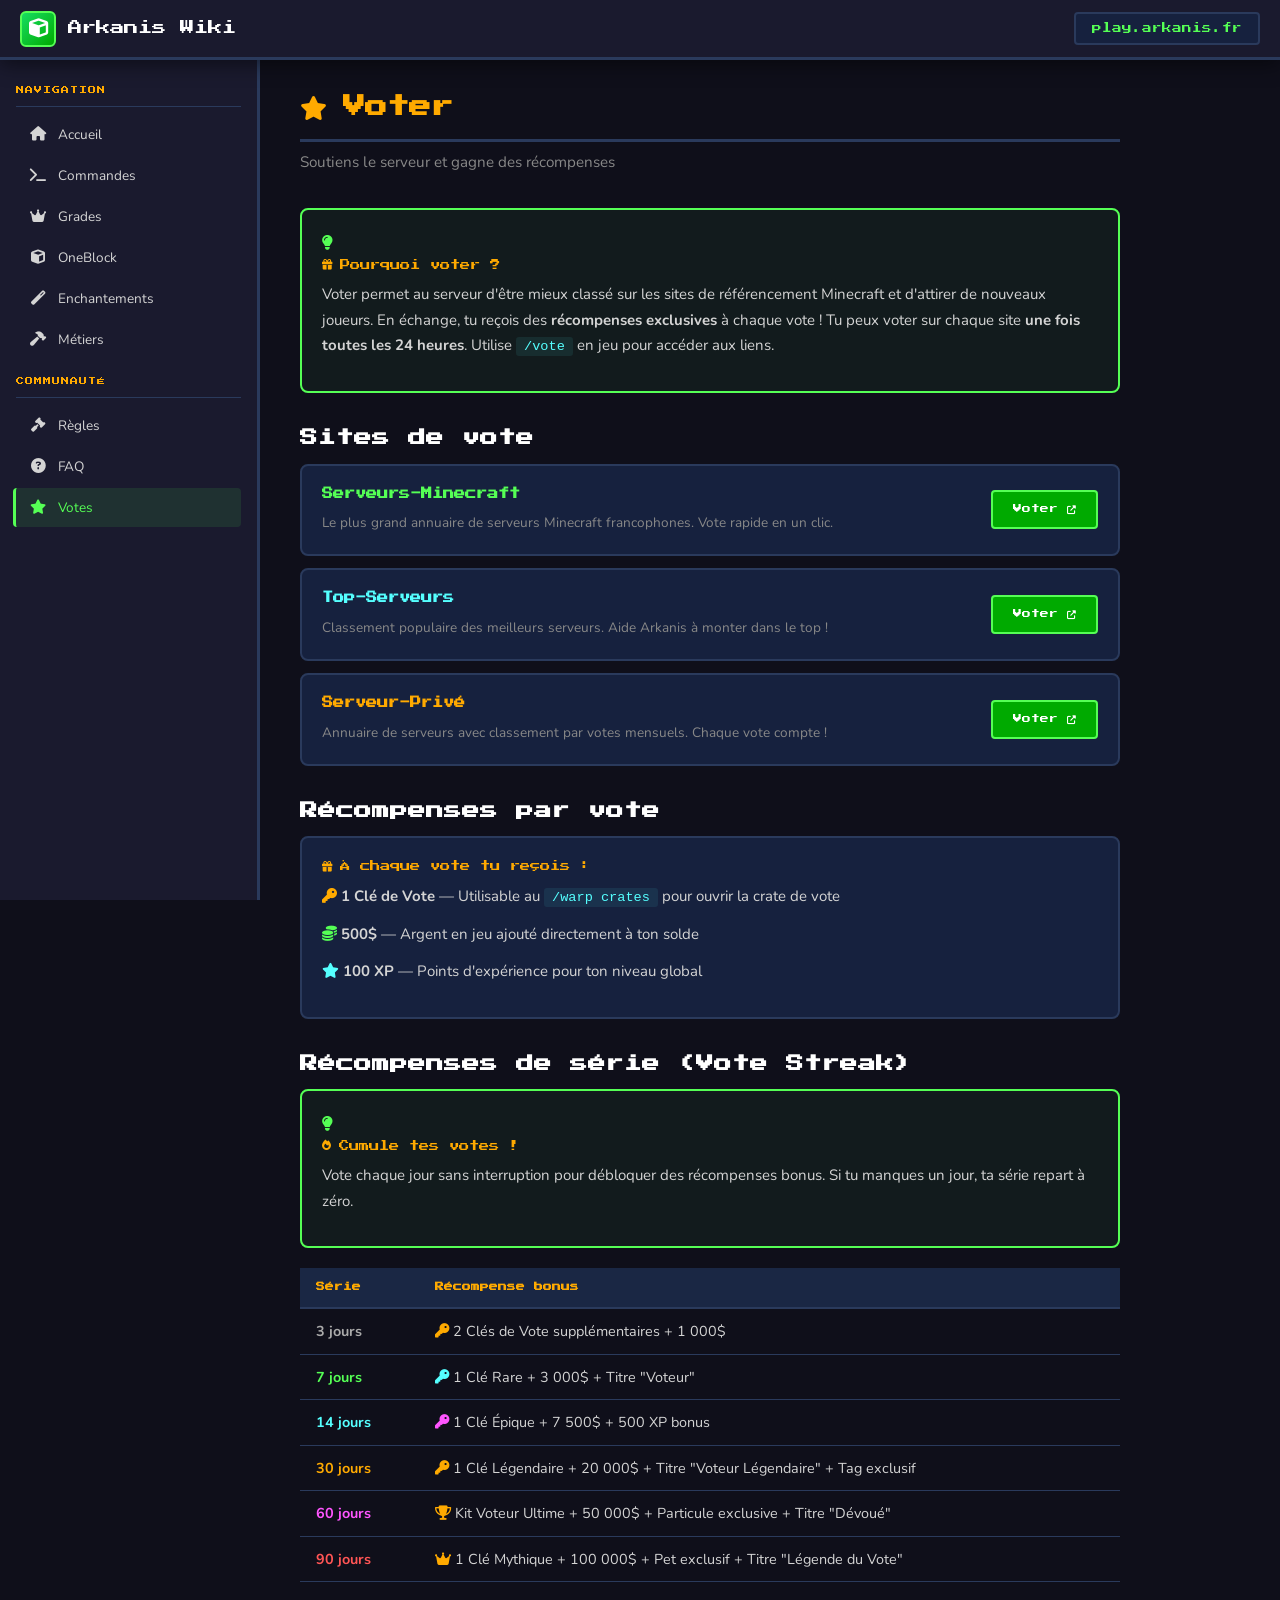
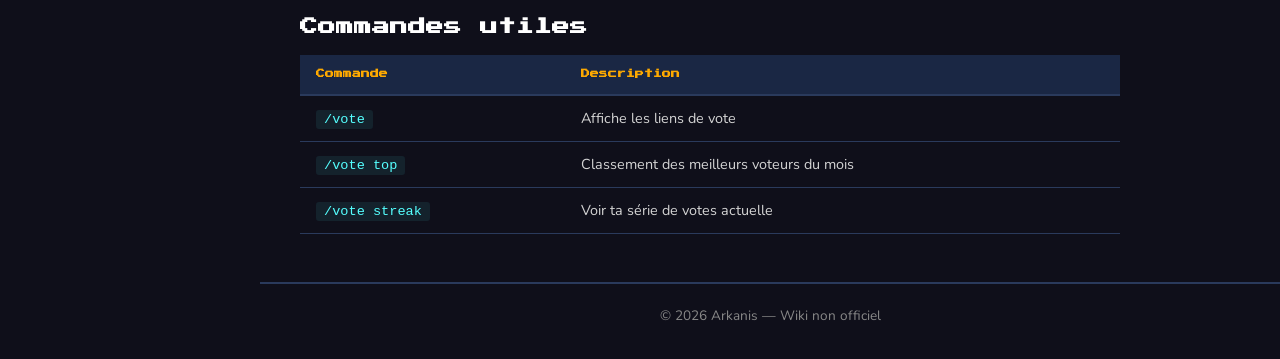
<file: votes.html>
<!DOCTYPE html>
<html lang="fr">
<head>
    <meta charset="UTF-8">
    <meta name="viewport" content="width=device-width, initial-scale=1.0">
    <title>Votes | Wiki Arkanis</title>
    <link rel="stylesheet" href="css/style.css">
    <link rel="preconnect" href="https://fonts.googleapis.com">
    <link rel="preconnect" href="https://fonts.gstatic.com" crossorigin>
    <link href="https://fonts.googleapis.com/css2?family=Press+Start+2P&family=Nunito:wght@400;600;700&display=swap" rel="stylesheet">
    <link rel="stylesheet" href="https://cdnjs.cloudflare.com/ajax/libs/font-awesome/6.5.1/css/all.min.css">
</head>
<body>
    <header class="wiki-header">
        <a href="index.html" class="header-logo">
            <div class="logo-icon"><i class="fas fa-cube"></i></div>
            <span>Arkanis Wiki</span>
        </a>
        <div class="header-right">
            <div class="header-ip" data-copy-ip="play.arkanis.fr">
                <span class="copy-tooltip">Copié !</span>
                play.arkanis.fr
            </div>
            <button class="hamburger-wiki" id="hamburgerWiki"><span></span><span></span><span></span></button>
        </div>
    </header>
    <nav class="wiki-sidebar" id="wikiSidebar">
        <div class="sidebar-section">
            <div class="sidebar-title">Navigation</div>
            <a href="index.html" class="sidebar-link"><i class="fas fa-home"></i> Accueil</a>
            <a href="commandes.html" class="sidebar-link"><i class="fas fa-terminal"></i> Commandes</a>
            <a href="grades.html" class="sidebar-link"><i class="fas fa-crown"></i> Grades</a>
            <a href="oneblock.html" class="sidebar-link"><i class="fas fa-cube"></i> OneBlock</a>
            <a href="enchantements.html" class="sidebar-link"><i class="fas fa-magic"></i> Enchantements</a>
            <a href="metiers.html" class="sidebar-link"><i class="fas fa-hammer"></i> Métiers</a>
        </div>
        <div class="sidebar-section">
            <div class="sidebar-title">Communauté</div>
            <a href="regles.html" class="sidebar-link"><i class="fas fa-gavel"></i> Règles</a>
            <a href="faq.html" class="sidebar-link"><i class="fas fa-question-circle"></i> FAQ</a>
            <a href="votes.html" class="sidebar-link active"><i class="fas fa-star"></i> Votes</a>
        </div>
    </nav>
    <div class="sidebar-overlay" id="sidebarOverlay"></div>
    <main class="wiki-content">
        <div class="page-title">
            <i class="fas fa-star"></i>
            <h1>Voter</h1>
        </div>
        <p class="page-subtitle">Soutiens le serveur et gagne des récompenses</p>

        <div class="info-box tip">
            <div class="info-box-title"><i class="fas fa-gift"></i> Pourquoi voter ?</div>
            <p>Voter permet au serveur d'être mieux classé sur les sites de référencement Minecraft et d'attirer de nouveaux joueurs. En échange, tu reçois des <strong>récompenses exclusives</strong> à chaque vote ! Tu peux voter sur chaque site <strong>une fois toutes les 24 heures</strong>. Utilise <span class="cmd">/vote</span> en jeu pour accéder aux liens.</p>
        </div>

        <h2>Sites de vote</h2>

        <div class="vote-card">
            <div>
                <h3 style="margin-top: 0; font-family: 'Press Start 2P', monospace; font-size: 0.7rem; color: var(--mc-green);">Serveurs-Minecraft</h3>
                <p style="margin-bottom: 0; color: var(--mc-text-muted); font-size: 0.85rem;">Le plus grand annuaire de serveurs Minecraft francophones. Vote rapide en un clic.</p>
            </div>
            <a href="#" class="vote-btn">Voter <i class="fas fa-external-link-alt"></i></a>
        </div>

        <div class="vote-card">
            <div>
                <h3 style="margin-top: 0; font-family: 'Press Start 2P', monospace; font-size: 0.7rem; color: var(--mc-aqua);">Top-Serveurs</h3>
                <p style="margin-bottom: 0; color: var(--mc-text-muted); font-size: 0.85rem;">Classement populaire des meilleurs serveurs. Aide Arkanis à monter dans le top !</p>
            </div>
            <a href="#" class="vote-btn">Voter <i class="fas fa-external-link-alt"></i></a>
        </div>

        <div class="vote-card">
            <div>
                <h3 style="margin-top: 0; font-family: 'Press Start 2P', monospace; font-size: 0.7rem; color: var(--mc-gold);">Serveur-Privé</h3>
                <p style="margin-bottom: 0; color: var(--mc-text-muted); font-size: 0.85rem;">Annuaire de serveurs avec classement par votes mensuels. Chaque vote compte !</p>
            </div>
            <a href="#" class="vote-btn">Voter <i class="fas fa-external-link-alt"></i></a>
        </div>

        <h2>Récompenses par vote</h2>

        <div class="info-box">
            <div class="info-box-title"><i class="fas fa-gift"></i> À chaque vote tu reçois :</div>
            <p><i class="fas fa-key" style="color: var(--mc-gold);"></i> <strong>1 Clé de Vote</strong> — Utilisable au <span class="cmd">/warp crates</span> pour ouvrir la crate de vote</p>
            <p><i class="fas fa-coins" style="color: var(--mc-green);"></i> <strong>500$</strong> — Argent en jeu ajouté directement à ton solde</p>
            <p><i class="fas fa-star" style="color: var(--mc-aqua);"></i> <strong>100 XP</strong> — Points d'expérience pour ton niveau global</p>
        </div>

        <h2>Récompenses de série (Vote Streak)</h2>

        <div class="info-box tip">
            <div class="info-box-title"><i class="fas fa-fire"></i> Cumule tes votes !</div>
            <p>Vote chaque jour sans interruption pour débloquer des récompenses bonus. Si tu manques un jour, ta série repart à zéro.</p>
        </div>

        <table class="cmd-table">
            <thead>
                <tr>
                    <th>Série</th>
                    <th>Récompense bonus</th>
                </tr>
            </thead>
            <tbody>
                <tr>
                    <td><strong style="color: var(--mc-gray);">3 jours</strong></td>
                    <td><i class="fas fa-key" style="color: var(--mc-gold);"></i> 2 Clés de Vote supplémentaires + 1 000$</td>
                </tr>
                <tr>
                    <td><strong style="color: var(--mc-green);">7 jours</strong></td>
                    <td><i class="fas fa-key" style="color: var(--mc-aqua);"></i> 1 Clé Rare + 3 000$ + Titre "Voteur"</td>
                </tr>
                <tr>
                    <td><strong style="color: var(--mc-aqua);">14 jours</strong></td>
                    <td><i class="fas fa-key" style="color: var(--mc-light-purple);"></i> 1 Clé Épique + 7 500$ + 500 XP bonus</td>
                </tr>
                <tr>
                    <td><strong style="color: var(--mc-gold);">30 jours</strong></td>
                    <td><i class="fas fa-key" style="color: var(--mc-gold);"></i> 1 Clé Légendaire + 20 000$ + Titre "Voteur Légendaire" + Tag exclusif</td>
                </tr>
                <tr>
                    <td><strong style="color: var(--mc-light-purple);">60 jours</strong></td>
                    <td><i class="fas fa-trophy" style="color: var(--mc-gold);"></i> Kit Voteur Ultime + 50 000$ + Particule exclusive + Titre "Dévoué"</td>
                </tr>
                <tr>
                    <td><strong style="color: var(--mc-red);">90 jours</strong></td>
                    <td><i class="fas fa-crown" style="color: var(--mc-gold);"></i> 1 Clé Mythique + 100 000$ + Pet exclusif + Titre "Légende du Vote"</td>
                </tr>
            </tbody>
        </table>

        <h2>Commandes utiles</h2>

        <table class="cmd-table">
            <thead>
                <tr>
                    <th>Commande</th>
                    <th>Description</th>
                </tr>
            </thead>
            <tbody>
                <tr>
                    <td><span class="cmd">/vote</span></td>
                    <td>Affiche les liens de vote</td>
                </tr>
                <tr>
                    <td><span class="cmd">/vote top</span></td>
                    <td>Classement des meilleurs voteurs du mois</td>
                </tr>
                <tr>
                    <td><span class="cmd">/vote streak</span></td>
                    <td>Voir ta série de votes actuelle</td>
                </tr>
            </tbody>
        </table>
    </main>
    <footer class="wiki-footer"><p>&copy; 2026 Arkanis — Wiki non officiel</p></footer>
    <script src="js/main.js"></script>
</body>
</html>
</file>
<file: css/style.css>
/* ===================================
   ARKANIS WIKI - Minecraft Theme
   =================================== */

/* --- Reset & Base --- */
*, *::before, *::after { box-sizing: border-box; margin: 0; padding: 0; }

:root {
    /* Minecraft Colors */
    --mc-dark: #1a1a2e;
    --mc-darker: #0f0f1a;
    --mc-panel: #16213e;
    --mc-panel-light: #1a2744;
    --mc-border: #2a3a5c;
    --mc-green: #55FF55;
    --mc-dark-green: #00AA00;
    --mc-gold: #FFAA00;
    --mc-yellow: #FFFF55;
    --mc-aqua: #55FFFF;
    --mc-blue: #5555FF;
    --mc-red: #FF5555;
    --mc-dark-red: #AA0000;
    --mc-purple: #AA00AA;
    --mc-light-purple: #FF55FF;
    --mc-white: #FFFFFF;
    --mc-gray: #AAAAAA;
    --mc-dark-gray: #555555;
    --mc-text: #d4d4d4;
    --mc-text-muted: #888;

    /* Minecraft block colors */
    --mc-dirt: #8B6914;
    --mc-stone: #7F7F7F;
    --mc-diamond: #4AEDD9;
    --mc-emerald: #17DD62;
    --mc-obsidian: #1B1028;
    --mc-netherite: #443A3B;

    /* Layout */
    --sidebar-width: 260px;
    --header-height: 60px;
    --transition: 0.3s ease;
}

html { scroll-behavior: smooth; }

body {
    font-family: 'Nunito', 'Segoe UI', sans-serif;
    background: var(--mc-darker);
    color: var(--mc-text);
    font-size: 15px;
    line-height: 1.7;
    min-height: 100vh;
}

a { color: var(--mc-aqua); text-decoration: none; transition: color var(--transition); }
a:hover { color: var(--mc-green); }

img { max-width: 100%; height: auto; }

/* --- Typography --- */
h1, h2, h3, h4 {
    font-family: 'Press Start 2P', monospace;
    color: var(--mc-white);
    line-height: 1.4;
}

h1 { font-size: 1.4rem; margin-bottom: 16px; }
h2 { font-size: 1.1rem; margin-bottom: 14px; margin-top: 32px; }
h3 { font-size: 0.85rem; margin-bottom: 10px; margin-top: 24px; }
h4 { font-size: 0.75rem; margin-bottom: 8px; }

p { margin-bottom: 12px; }

/* --- Header --- */
.wiki-header {
    position: fixed;
    top: 0;
    left: 0;
    right: 0;
    height: var(--header-height);
    background: var(--mc-dark);
    border-bottom: 3px solid var(--mc-border);
    display: flex;
    align-items: center;
    padding: 0 20px;
    z-index: 1000;
    box-shadow: 0 4px 20px rgba(0, 0, 0, 0.5);
}

.header-logo {
    display: flex;
    align-items: center;
    gap: 12px;
    color: var(--mc-white);
    font-family: 'Press Start 2P', monospace;
    font-size: 0.9rem;
}

.header-logo img {
    height: 36px;
    width: auto;
    image-rendering: pixelated;
}

.header-logo .logo-icon {
    width: 36px;
    height: 36px;
    background: linear-gradient(135deg, var(--mc-emerald), var(--mc-dark-green));
    border-radius: 6px;
    display: flex;
    align-items: center;
    justify-content: center;
    font-size: 1.2rem;
    border: 2px solid var(--mc-green);
}

.header-right {
    margin-left: auto;
    display: flex;
    align-items: center;
    gap: 16px;
}

.header-ip {
    background: var(--mc-panel);
    border: 2px solid var(--mc-border);
    padding: 6px 16px;
    border-radius: 4px;
    font-family: 'Press Start 2P', monospace;
    font-size: 0.6rem;
    color: var(--mc-green);
    cursor: pointer;
    transition: all var(--transition);
    position: relative;
}

.header-ip:hover {
    border-color: var(--mc-green);
    background: rgba(85, 255, 85, 0.1);
}

.header-ip .copy-tooltip {
    display: none;
    position: absolute;
    top: -30px;
    left: 50%;
    transform: translateX(-50%);
    background: var(--mc-green);
    color: var(--mc-dark);
    padding: 2px 8px;
    border-radius: 3px;
    font-size: 0.5rem;
    white-space: nowrap;
}

.header-ip.copied .copy-tooltip { display: block; }

.hamburger-wiki {
    display: none;
    background: none;
    border: 2px solid var(--mc-border);
    border-radius: 4px;
    padding: 6px 8px;
    cursor: pointer;
    flex-direction: column;
    gap: 4px;
}

.hamburger-wiki span {
    display: block;
    width: 20px;
    height: 2px;
    background: var(--mc-white);
    transition: var(--transition);
}

/* --- Sidebar --- */
.wiki-sidebar {
    position: fixed;
    top: var(--header-height);
    left: 0;
    bottom: 0;
    width: var(--sidebar-width);
    background: var(--mc-dark);
    border-right: 3px solid var(--mc-border);
    overflow-y: auto;
    padding: 16px 0;
    z-index: 900;
    transition: transform var(--transition);
}

.sidebar-section {
    padding: 0 16px;
    margin-bottom: 8px;
}

.sidebar-title {
    font-family: 'Press Start 2P', monospace;
    font-size: 0.5rem;
    color: var(--mc-gold);
    text-transform: uppercase;
    letter-spacing: 1px;
    padding: 8px 0;
    border-bottom: 1px solid var(--mc-border);
    margin-bottom: 8px;
}

.sidebar-link {
    display: flex;
    align-items: center;
    gap: 10px;
    padding: 8px 12px;
    margin: 2px 0;
    border-radius: 4px;
    color: var(--mc-text);
    font-size: 0.85rem;
    transition: all var(--transition);
}

.sidebar-link i {
    width: 20px;
    text-align: center;
    font-size: 0.9rem;
}

.sidebar-link:hover {
    background: var(--mc-panel);
    color: var(--mc-white);
}

.sidebar-link.active {
    background: rgba(85, 255, 85, 0.1);
    color: var(--mc-green);
    border-left: 3px solid var(--mc-green);
    margin-left: -3px;
}

.sidebar-link.active i { color: var(--mc-green); }

/* --- Main Content --- */
.wiki-content {
    margin-left: var(--sidebar-width);
    margin-top: var(--header-height);
    padding: 32px 40px;
    max-width: 900px;
    margin-right: auto;
    min-height: calc(100vh - var(--header-height));
}

@media (min-width: 1400px) {
    .wiki-content {
        margin-left: auto;
        margin-right: auto;
        padding-left: calc(var(--sidebar-width) + 40px);
    }
}

/* --- Page Title --- */
.page-title {
    display: flex;
    align-items: center;
    gap: 16px;
    margin-bottom: 8px;
    padding-bottom: 16px;
    border-bottom: 3px solid var(--mc-border);
}

.page-title i {
    font-size: 1.5rem;
    color: var(--mc-gold);
}

.page-title h1 {
    margin-bottom: 0;
    color: var(--mc-gold);
}

.page-subtitle {
    color: var(--mc-text-muted);
    margin-bottom: 32px;
    font-size: 0.95rem;
}

/* --- Info Boxes --- */
.info-box {
    background: var(--mc-panel);
    border: 2px solid var(--mc-border);
    border-radius: 8px;
    padding: 20px;
    margin-bottom: 20px;
}

.info-box.tip {
    border-color: var(--mc-green);
    background: rgba(85, 255, 85, 0.05);
}

.info-box.tip::before {
    content: "\f0eb";
    font-family: "Font Awesome 6 Free";
    font-weight: 900;
    color: var(--mc-green);
    margin-right: 8px;
}

.info-box.warning {
    border-color: var(--mc-gold);
    background: rgba(255, 170, 0, 0.05);
}

.info-box.danger {
    border-color: var(--mc-red);
    background: rgba(255, 85, 85, 0.05);
}

.info-box-title {
    font-family: 'Press Start 2P', monospace;
    font-size: 0.65rem;
    color: var(--mc-gold);
    margin-bottom: 8px;
    display: flex;
    align-items: center;
    gap: 8px;
}

/* --- Cards Grid --- */
.cards-grid {
    display: grid;
    grid-template-columns: repeat(auto-fill, minmax(250px, 1fr));
    gap: 16px;
    margin: 20px 0;
}

.wiki-card {
    background: var(--mc-panel);
    border: 2px solid var(--mc-border);
    border-radius: 8px;
    padding: 20px;
    transition: all var(--transition);
    cursor: pointer;
    text-decoration: none;
    color: var(--mc-text);
    display: block;
}

.wiki-card:hover {
    border-color: var(--mc-green);
    transform: translateY(-2px);
    box-shadow: 0 8px 24px rgba(85, 255, 85, 0.1);
    color: var(--mc-white);
}

.wiki-card-icon {
    font-size: 2rem;
    margin-bottom: 12px;
    color: var(--mc-gold);
}

.wiki-card h3 {
    margin-top: 0;
    font-size: 0.7rem;
}

.wiki-card p {
    font-size: 0.85rem;
    color: var(--mc-text-muted);
}

/* --- Feature Cards (Homepage) --- */
.feature-grid {
    display: grid;
    grid-template-columns: repeat(auto-fill, minmax(200px, 1fr));
    gap: 12px;
    margin: 20px 0;
}

.feature-card {
    background: var(--mc-panel);
    border: 2px solid var(--mc-border);
    border-radius: 6px;
    padding: 16px;
    text-align: center;
    transition: all var(--transition);
}

.feature-card:hover {
    border-color: var(--mc-aqua);
}

.feature-card i {
    font-size: 1.5rem;
    color: var(--mc-aqua);
    margin-bottom: 8px;
    display: block;
}

.feature-card span {
    font-family: 'Press Start 2P', monospace;
    font-size: 0.55rem;
    color: var(--mc-white);
}

/* --- Command Table --- */
.cmd-table {
    width: 100%;
    border-collapse: collapse;
    margin: 16px 0;
    font-size: 0.9rem;
}

.cmd-table th {
    background: var(--mc-panel-light);
    font-family: 'Press Start 2P', monospace;
    font-size: 0.55rem;
    color: var(--mc-gold);
    padding: 12px 16px;
    text-align: left;
    border-bottom: 2px solid var(--mc-border);
}

.cmd-table td {
    padding: 10px 16px;
    border-bottom: 1px solid var(--mc-border);
}

.cmd-table tr:hover td {
    background: rgba(85, 255, 255, 0.03);
}

.cmd {
    font-family: 'Courier New', monospace;
    color: var(--mc-aqua);
    background: rgba(85, 255, 255, 0.08);
    padding: 2px 8px;
    border-radius: 3px;
    font-size: 0.85rem;
    white-space: nowrap;
}

/* --- Grade Cards --- */
.grade-card {
    background: var(--mc-panel);
    border: 2px solid var(--mc-border);
    border-radius: 8px;
    padding: 24px;
    margin-bottom: 16px;
    position: relative;
    overflow: hidden;
}

.grade-card::before {
    content: '';
    position: absolute;
    top: 0;
    left: 0;
    right: 0;
    height: 4px;
}

.grade-card.joueur::before { background: var(--mc-gray); }
.grade-card.vip::before { background: var(--mc-green); }
.grade-card.vip-plus::before { background: var(--mc-aqua); }
.grade-card.mvp::before { background: var(--mc-gold); }
.grade-card.mvp-plus::before { background: var(--mc-red); }
.grade-card.legende::before { background: linear-gradient(90deg, var(--mc-red), var(--mc-gold), var(--mc-green), var(--mc-aqua), var(--mc-purple)); }

.grade-name {
    font-family: 'Press Start 2P', monospace;
    font-size: 0.8rem;
    margin-bottom: 4px;
}

.grade-card.joueur .grade-name { color: var(--mc-gray); }
.grade-card.vip .grade-name { color: var(--mc-green); }
.grade-card.vip-plus .grade-name { color: var(--mc-aqua); }
.grade-card.mvp .grade-name { color: var(--mc-gold); }
.grade-card.mvp-plus .grade-name { color: var(--mc-red); }
.grade-card.legende .grade-name { color: var(--mc-light-purple); }

.grade-price {
    font-family: 'Press Start 2P', monospace;
    font-size: 0.6rem;
    color: var(--mc-text-muted);
    margin-bottom: 12px;
}

.grade-perks {
    list-style: none;
    padding: 0;
}

.grade-perks li {
    padding: 4px 0;
    font-size: 0.85rem;
}

.grade-perks li::before {
    content: "\f00c";
    font-family: "Font Awesome 6 Free";
    font-weight: 900;
    color: var(--mc-green);
    margin-right: 8px;
    font-size: 0.75rem;
}

/* --- Phase Cards (OneBlock) --- */
.phase-card {
    background: var(--mc-panel);
    border: 2px solid var(--mc-border);
    border-radius: 8px;
    padding: 20px;
    margin-bottom: 12px;
    display: flex;
    gap: 16px;
    align-items: flex-start;
}

.phase-number {
    font-family: 'Press Start 2P', monospace;
    font-size: 1.2rem;
    color: var(--mc-gold);
    min-width: 50px;
    text-align: center;
    line-height: 1;
    padding-top: 4px;
}

.phase-info h3 { margin-top: 0; }

.phase-blocks {
    display: flex;
    flex-wrap: wrap;
    gap: 6px;
    margin-top: 8px;
}

.block-tag {
    background: rgba(85, 255, 255, 0.08);
    border: 1px solid var(--mc-border);
    padding: 2px 8px;
    border-radius: 3px;
    font-size: 0.8rem;
    color: var(--mc-aqua);
}

/* --- FAQ --- */
.faq-item {
    background: var(--mc-panel);
    border: 2px solid var(--mc-border);
    border-radius: 8px;
    margin-bottom: 8px;
    overflow: hidden;
}

.faq-question {
    padding: 16px 20px;
    cursor: pointer;
    display: flex;
    justify-content: space-between;
    align-items: center;
    font-family: 'Press Start 2P', monospace;
    font-size: 0.6rem;
    color: var(--mc-white);
    transition: background var(--transition);
}

.faq-question:hover { background: var(--mc-panel-light); }

.faq-question i {
    transition: transform var(--transition);
    color: var(--mc-gold);
}

.faq-item.open .faq-question i { transform: rotate(180deg); }

.faq-answer {
    max-height: 0;
    overflow: hidden;
    transition: max-height 0.4s ease;
    padding: 0 20px;
}

.faq-item.open .faq-answer {
    max-height: 500px;
    padding: 0 20px 16px;
}

/* --- Rules --- */
.rule-item {
    display: flex;
    gap: 16px;
    padding: 16px 0;
    border-bottom: 1px solid var(--mc-border);
}

.rule-number {
    font-family: 'Press Start 2P', monospace;
    font-size: 0.8rem;
    color: var(--mc-red);
    min-width: 40px;
}

/* --- Vote Links --- */
.vote-card {
    background: var(--mc-panel);
    border: 2px solid var(--mc-border);
    border-radius: 8px;
    padding: 20px;
    display: flex;
    align-items: center;
    justify-content: space-between;
    margin-bottom: 12px;
    transition: all var(--transition);
}

.vote-card:hover {
    border-color: var(--mc-green);
}

.vote-btn {
    background: var(--mc-dark-green);
    color: var(--mc-white);
    font-family: 'Press Start 2P', monospace;
    font-size: 0.55rem;
    padding: 10px 20px;
    border: 2px solid var(--mc-green);
    border-radius: 4px;
    cursor: pointer;
    transition: all var(--transition);
    text-decoration: none;
    display: inline-block;
}

.vote-btn:hover {
    background: var(--mc-green);
    color: var(--mc-dark);
}

/* --- Enchantment Table --- */
.ench-table {
    width: 100%;
    border-collapse: collapse;
    margin: 16px 0;
}

.ench-table th {
    background: var(--mc-panel-light);
    font-family: 'Press Start 2P', monospace;
    font-size: 0.5rem;
    color: var(--mc-light-purple);
    padding: 12px 16px;
    text-align: left;
    border-bottom: 2px solid var(--mc-border);
}

.ench-table td {
    padding: 10px 16px;
    border-bottom: 1px solid var(--mc-border);
    font-size: 0.85rem;
}

.ench-name {
    color: var(--mc-light-purple);
    font-weight: bold;
}

.ench-rarity {
    font-family: 'Press Start 2P', monospace;
    font-size: 0.45rem;
    padding: 2px 8px;
    border-radius: 3px;
    display: inline-block;
}

.ench-rarity.common { background: rgba(170, 170, 170, 0.2); color: var(--mc-gray); }
.ench-rarity.rare { background: rgba(85, 85, 255, 0.2); color: var(--mc-aqua); }
.ench-rarity.epic { background: rgba(170, 0, 170, 0.2); color: var(--mc-light-purple); }
.ench-rarity.legendary { background: rgba(255, 170, 0, 0.2); color: var(--mc-gold); }

/* --- Job Cards --- */
.job-card {
    background: var(--mc-panel);
    border: 2px solid var(--mc-border);
    border-radius: 8px;
    padding: 20px;
    margin-bottom: 12px;
}

.job-card h3 {
    margin-top: 0;
    display: flex;
    align-items: center;
    gap: 10px;
}

.job-card h3 i { color: var(--mc-gold); font-size: 1rem; }

.job-rewards {
    display: flex;
    gap: 16px;
    margin-top: 8px;
    flex-wrap: wrap;
}

.job-reward {
    display: flex;
    align-items: center;
    gap: 6px;
    font-size: 0.85rem;
    color: var(--mc-green);
}

/* --- Hero (Homepage) --- */
.wiki-hero {
    background: linear-gradient(135deg, var(--mc-panel) 0%, var(--mc-dark) 100%);
    border: 2px solid var(--mc-border);
    border-radius: 12px;
    padding: 40px;
    text-align: center;
    margin-bottom: 32px;
    position: relative;
    overflow: hidden;
}

.wiki-hero::before {
    content: '';
    position: absolute;
    top: 0;
    left: 0;
    right: 0;
    height: 4px;
    background: linear-gradient(90deg, var(--mc-green), var(--mc-aqua), var(--mc-gold), var(--mc-red));
}

.wiki-hero h1 {
    font-size: 1.6rem;
    color: var(--mc-green);
    margin-bottom: 8px;
}

.wiki-hero .server-ip {
    font-family: 'Press Start 2P', monospace;
    font-size: 0.7rem;
    color: var(--mc-aqua);
    background: rgba(85, 255, 255, 0.1);
    display: inline-block;
    padding: 8px 24px;
    border-radius: 4px;
    border: 2px solid var(--mc-aqua);
    margin: 16px 0;
    cursor: pointer;
    transition: all var(--transition);
}

.wiki-hero .server-ip:hover {
    background: rgba(85, 255, 255, 0.2);
}

.wiki-hero p {
    color: var(--mc-text-muted);
    max-width: 600px;
    margin: 0 auto;
}

/* --- Stats Bar --- */
.stats-bar {
    display: flex;
    justify-content: center;
    gap: 40px;
    margin: 24px 0;
    flex-wrap: wrap;
}

.stat-item {
    text-align: center;
}

.stat-value {
    font-family: 'Press Start 2P', monospace;
    font-size: 1rem;
    color: var(--mc-gold);
    display: block;
}

.stat-label {
    font-size: 0.8rem;
    color: var(--mc-text-muted);
    margin-top: 4px;
    display: block;
}

/* --- Footer --- */
.wiki-footer {
    margin-left: var(--sidebar-width);
    padding: 20px 40px;
    border-top: 2px solid var(--mc-border);
    text-align: center;
    color: var(--mc-text-muted);
    font-size: 0.85rem;
}

@media (min-width: 1400px) {
    .wiki-footer {
        margin-left: 0;
        padding-left: var(--sidebar-width);
    }
}

/* --- Scrollbar --- */
::-webkit-scrollbar { width: 8px; }
::-webkit-scrollbar-track { background: var(--mc-darker); }
::-webkit-scrollbar-thumb { background: var(--mc-border); border-radius: 4px; }
::-webkit-scrollbar-thumb:hover { background: var(--mc-dark-gray); }

/* --- Mobile --- */
@media (max-width: 768px) {
    .wiki-sidebar {
        transform: translateX(-100%);
        width: 280px;
    }

    .wiki-sidebar.open { transform: translateX(0); }

    .wiki-content {
        margin-left: 0;
        padding: 20px 16px;
    }

    .wiki-footer { margin-left: 0; }

    .hamburger-wiki { display: flex; }

    .header-ip { display: none; }

    h1 { font-size: 1rem; }
    h2 { font-size: 0.85rem; }

    .cards-grid { grid-template-columns: 1fr; }
    .feature-grid { grid-template-columns: repeat(2, 1fr); }
    .stats-bar { gap: 20px; }
    .stat-value { font-size: 0.8rem; }

    .wiki-hero { padding: 24px 16px; }
    .wiki-hero h1 { font-size: 1.1rem; }

    .phase-card { flex-direction: column; }

    .vote-card { flex-direction: column; gap: 12px; text-align: center; }
}

/* --- Sidebar overlay mobile --- */
.sidebar-overlay {
    display: none;
    position: fixed;
    top: var(--header-height);
    left: 0;
    right: 0;
    bottom: 0;
    background: rgba(0, 0, 0, 0.6);
    z-index: 800;
}

.sidebar-overlay.active { display: block; }

/* --- Selection --- */
::selection {
    background: var(--mc-green);
    color: var(--mc-dark);
}
</file>
